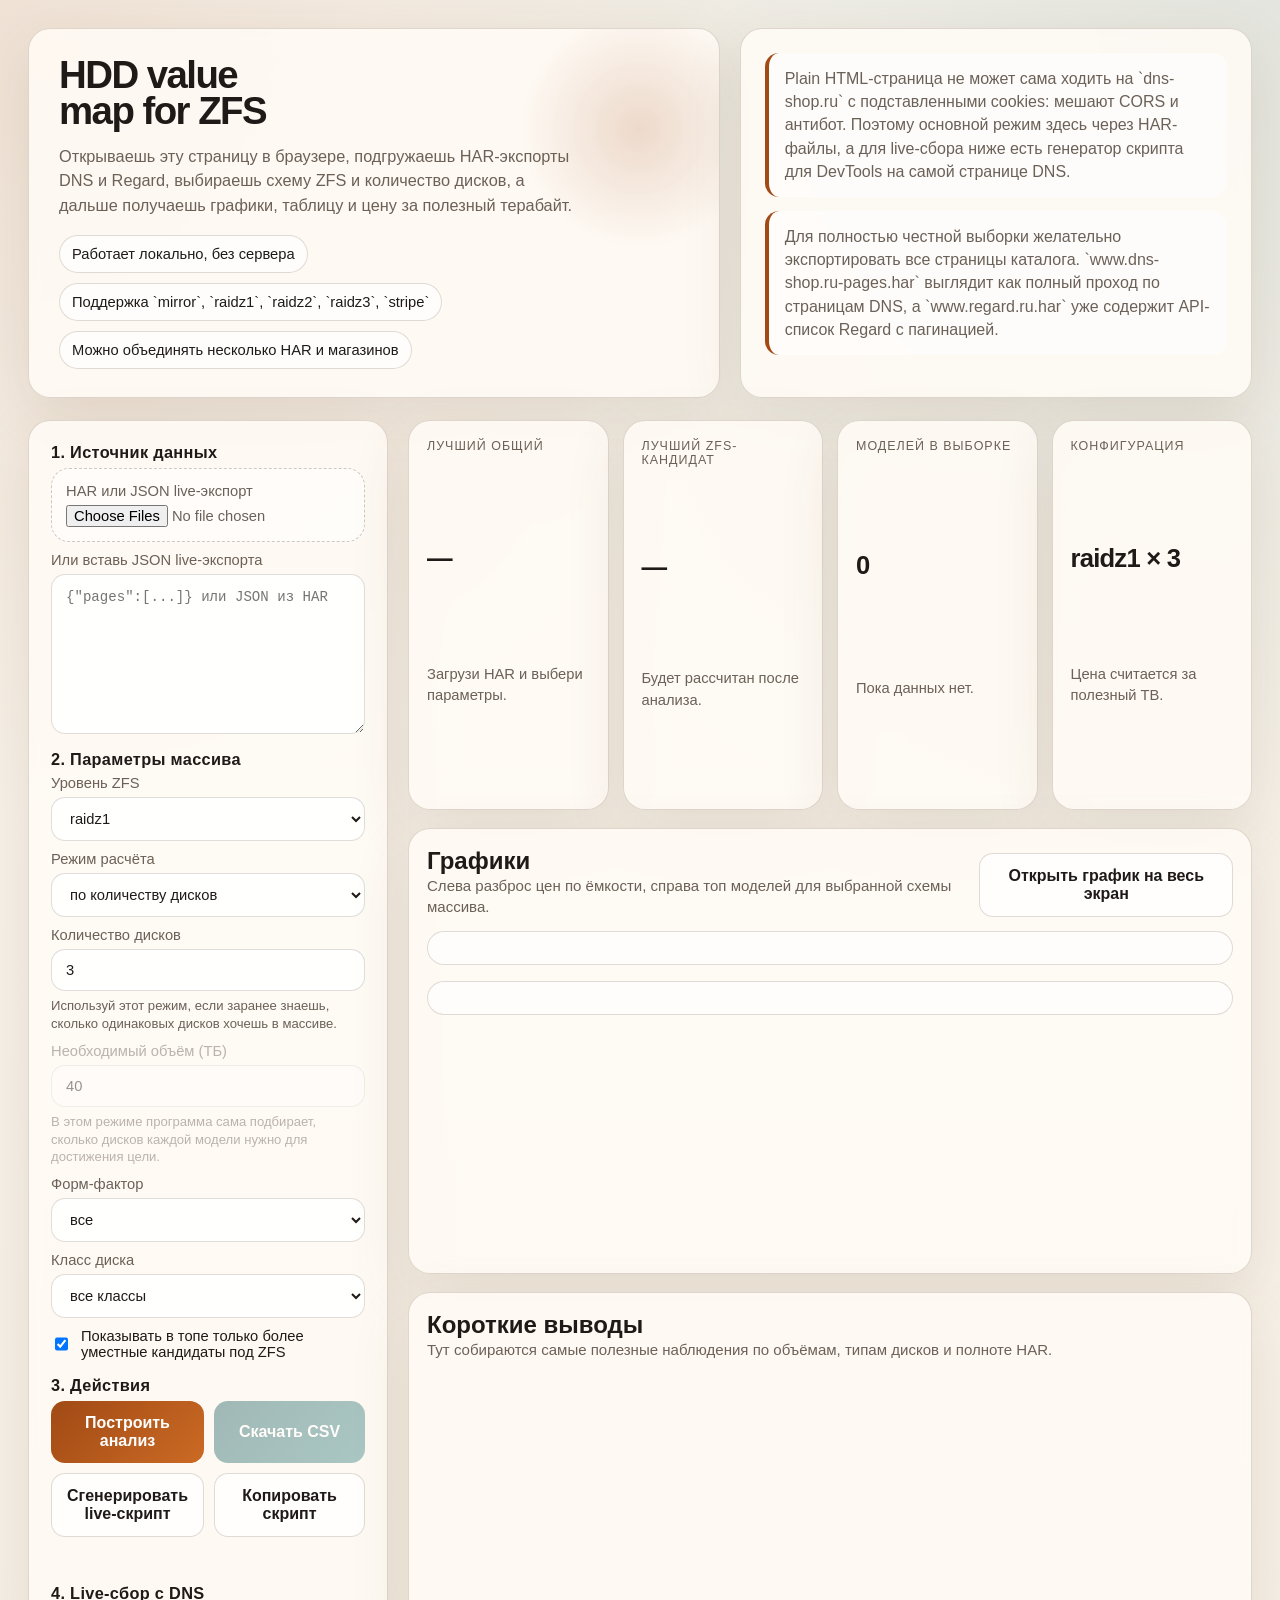
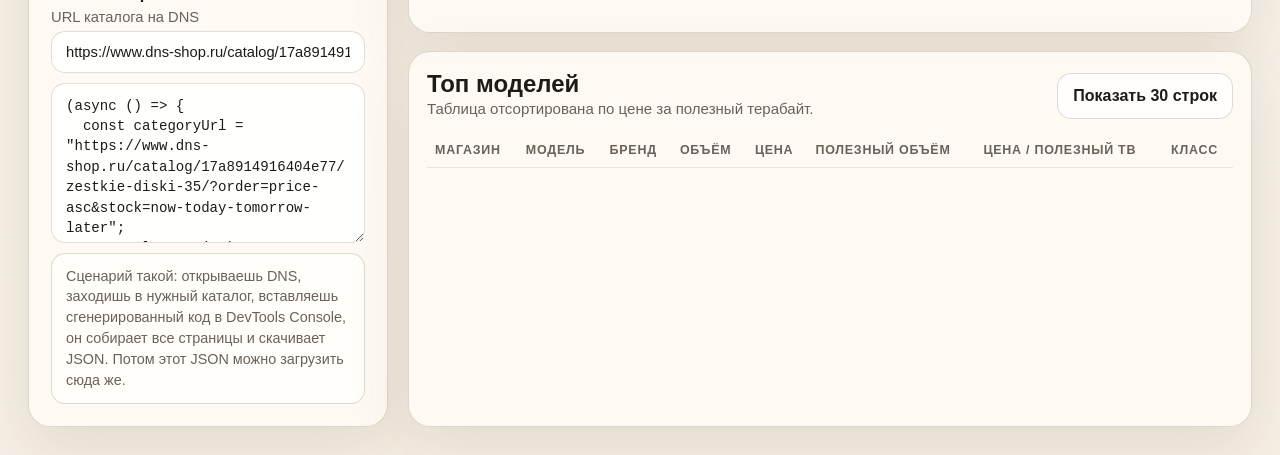
<file: index.html>
<!DOCTYPE html>
<html lang="ru">
<head>
  <meta charset="UTF-8">
  <meta name="viewport" content="width=device-width, initial-scale=1.0">
  <meta name="description" content="Статический инструмент для анализа HDD-предложений и подбора конфигураций ZFS по данным HAR и JSON.">
  <title>HDD + ZFS Analyzer</title>
  <link rel="stylesheet" href="./styles.css">
</head>
<body>
  <div class="shell">
    <section class="hero">
      <div class="panel hero-main">
        <h1>HDD value map for ZFS</h1>
        <p class="lede">
          Открываешь эту страницу в браузере, подгружаешь HAR-экспорты DNS и Regard,
          выбираешь схему ZFS и количество дисков, а дальше получаешь графики, таблицу и цену за полезный терабайт.
        </p>
        <div class="chip-row">
          <div class="chip">Работает локально, без сервера</div>
          <div class="chip">Поддержка `mirror`, `raidz1`, `raidz2`, `raidz3`, `stripe`</div>
          <div class="chip">Можно объединять несколько HAR и магазинов</div>
        </div>
      </div>

      <div class="panel hero-side">
        <div class="note">
          Plain HTML-страница не может сама ходить на `dns-shop.ru` с подставленными cookies: мешают CORS и антибот.
          Поэтому основной режим здесь через HAR-файлы, а для live-сбора ниже есть генератор скрипта для DevTools на самой странице DNS.
        </div>
        <div class="note">
          Для полностью честной выборки желательно экспортировать все страницы каталога.
          `www.dns-shop.ru-pages.har` выглядит как полный проход по страницам DNS, а `www.regard.ru.har`
          уже содержит API-список Regard с пагинацией.
        </div>
      </div>
    </section>

    <section class="layout">
      <aside class="panel controls">
        <div>
          <h2 class="section-title">1. Источник данных</h2>
          <div class="stack">
            <div class="filebox">
              <label>
                HAR или JSON live-экспорт
                <input id="fileInput" type="file" multiple accept=".har,.json,application/json">
              </label>
            </div>
            <label>
              Или вставь JSON live-экспорта
              <textarea id="pasteInput" placeholder='{"pages":[...]} или JSON из HAR'></textarea>
            </label>
          </div>
        </div>

        <div>
          <h2 class="section-title">2. Параметры массива</h2>
          <div class="stack">
            <label>
              Уровень ZFS
              <select id="zfsLevel">
                <option value="raidz1">raidz1</option>
                <option value="raidz2">raidz2</option>
                <option value="raidz3">raidz3</option>
                <option value="mirror">mirror</option>
                <option value="stripe">stripe</option>
              </select>
            </label>
            <label>
              Режим расчёта
              <select id="calcMode">
                <option value="disk_count">по количеству дисков</option>
                <option value="target_usable">подобрать до нужного объёма</option>
              </select>
            </label>
            <label id="diskCountGroup">
              Количество дисков
              <input id="diskCount" type="number" min="2" step="1" value="3">
              <span class="input-hint">Используй этот режим, если заранее знаешь, сколько одинаковых дисков хочешь в массиве.</span>
            </label>
            <label id="targetUsableGroup" class="input-disabled">
              Необходимый объём (ТБ)
              <input id="targetUsableTb" type="number" min="0" step="1" value="40">
              <span class="input-hint">В этом режиме программа сама подбирает, сколько дисков каждой модели нужно для достижения цели.</span>
            </label>
            <label>
              Форм-фактор
              <select id="formFactor">
                <option value="all">все</option>
                <option value="3.5">только 3.5"</option>
                <option value="2.5">только 2.5"</option>
              </select>
            </label>
            <label>
              Класс диска
              <select id="classFilter">
                <option value="all">все классы</option>
                <option value="nas_or_raid">NAS / RAID</option>
                <option value="enterprise">Enterprise / дата-центр</option>
                <option value="surveillance">Видеонаблюдение</option>
                <option value="desktop">Обычный настольный</option>
                <option value="other">Не определено</option>
              </select>
            </label>
            <label class="checkbox">
              <input id="candidatesOnly" type="checkbox" checked>
              <span>Показывать в топе только более уместные кандидаты под ZFS</span>
            </label>
          </div>
        </div>

        <div>
          <h2 class="section-title">3. Действия</h2>
          <div class="actions">
            <button id="analyzeBtn" class="primary">Построить анализ</button>
            <button id="downloadBtn" class="secondary" disabled>Скачать CSV</button>
            <button id="buildScriptBtn" class="ghost">Сгенерировать live-скрипт</button>
            <button id="copyScriptBtn" class="ghost">Копировать скрипт</button>
          </div>
          <div id="status" class="status" style="margin-top:10px;"></div>
        </div>

        <div>
          <h2 class="section-title">4. Live-сбор с DNS</h2>
          <div class="stack">
            <label>
              URL каталога на DNS
              <input id="categoryUrl" type="text" value="https://www.dns-shop.ru/catalog/17a8914916404e77/zestkie-diski-35/?order=price-asc&stock=now-today-tomorrow-later">
            </label>
            <textarea id="scriptOutput" placeholder="Здесь появится JS-скрипт для запуска в DevTools на странице DNS."></textarea>
            <div class="muted-box">
              Сценарий такой: открываешь DNS, заходишь в нужный каталог, вставляешь сгенерированный код в DevTools Console,
              он собирает все страницы и скачивает JSON. Потом этот JSON можно загрузить сюда же.
            </div>
          </div>
        </div>
      </aside>

      <main class="results">
        <section class="cards">
          <div class="panel card">
            <div class="eyebrow">Лучший общий</div>
            <div id="bestOverall" class="big-number">—</div>
            <div id="bestOverallMeta" class="subtle">Загрузи HAR и выбери параметры.</div>
          </div>
          <div class="panel card">
            <div class="eyebrow">Лучший ZFS-кандидат</div>
            <div id="bestCandidate" class="big-number">—</div>
            <div id="bestCandidateMeta" class="subtle">Будет рассчитан после анализа.</div>
          </div>
          <div class="panel card">
            <div class="eyebrow">Моделей в выборке</div>
            <div id="modelCount" class="big-number">0</div>
            <div id="coverageMeta" class="subtle">Пока данных нет.</div>
          </div>
          <div class="panel card">
            <div class="eyebrow">Конфигурация</div>
            <div id="configView" class="big-number">raidz1 × 3</div>
            <div id="configMeta" class="subtle">Цена считается за полезный TB.</div>
          </div>
        </section>

        <section class="panel chart-panel">
          <div class="panel-head">
            <div>
              <h2>Графики</h2>
              <p>Слева разброс цен по ёмкости, справа топ моделей для выбранной схемы массива.</p>
            </div>
            <div class="small-actions">
              <button id="openScatterModalBtn" class="ghost">Открыть график на весь экран</button>
            </div>
          </div>
          <div class="chart-grid">
            <div class="chart-box"><div id="scatterChart"></div></div>
            <div class="chart-box"><div id="barChart"></div></div>
          </div>
        </section>

        <section class="panel summary-panel">
          <div class="panel-head">
            <div>
              <h2>Короткие выводы</h2>
              <p>Тут собираются самые полезные наблюдения по объёмам, типам дисков и полноте HAR.</p>
            </div>
          </div>
          <div id="summaryList" class="summary-list"></div>
        </section>

        <section class="panel table-panel">
          <div class="panel-head">
            <div>
              <h2>Топ моделей</h2>
              <p>Таблица отсортирована по цене за полезный терабайт.</p>
            </div>
            <div class="small-actions">
              <button id="showAllBtn" class="ghost">Показать 30 строк</button>
            </div>
          </div>
          <div style="overflow:auto;">
            <table>
              <thead>
                <tr>
                  <th>Магазин</th>
                  <th>Модель</th>
                  <th>Бренд</th>
                  <th>Объём</th>
                  <th>Цена</th>
                  <th>Полезный объём</th>
                  <th>Цена / полезный TB</th>
                  <th>Класс</th>
                </tr>
              </thead>
              <tbody id="resultsTable"></tbody>
            </table>
          </div>
        </section>
      </main>
    </section>
  </div>

  <div id="chartModal" class="chart-modal" aria-hidden="true">
    <div class="chart-modal-panel">
      <div class="chart-modal-head">
        <div>
          <h2>Scatter-график цены за полезный TB</h2>
          <p class="subtle">Колесо мыши масштабирует, перетаскивание двигает область просмотра.</p>
        </div>
        <div class="small-actions">
          <button id="resetScatterZoomBtn" class="ghost">Сбросить вид</button>
          <button id="closeScatterModalBtn" class="ghost">Закрыть</button>
        </div>
      </div>
      <div class="chart-modal-body">
        <div id="scatterModalStage" class="chart-stage"></div>
      </div>
      <div class="chart-modal-foot">
        <span>Подсказка: лучше зумить сначала по нужной ёмкости, потом панорамировать по облаку точек.</span>
      </div>
    </div>
  </div>

  <div id="scatterTooltip" class="scatter-tooltip"></div>

  <script src="./app.js" defer></script>
</body>
</html>
</file>
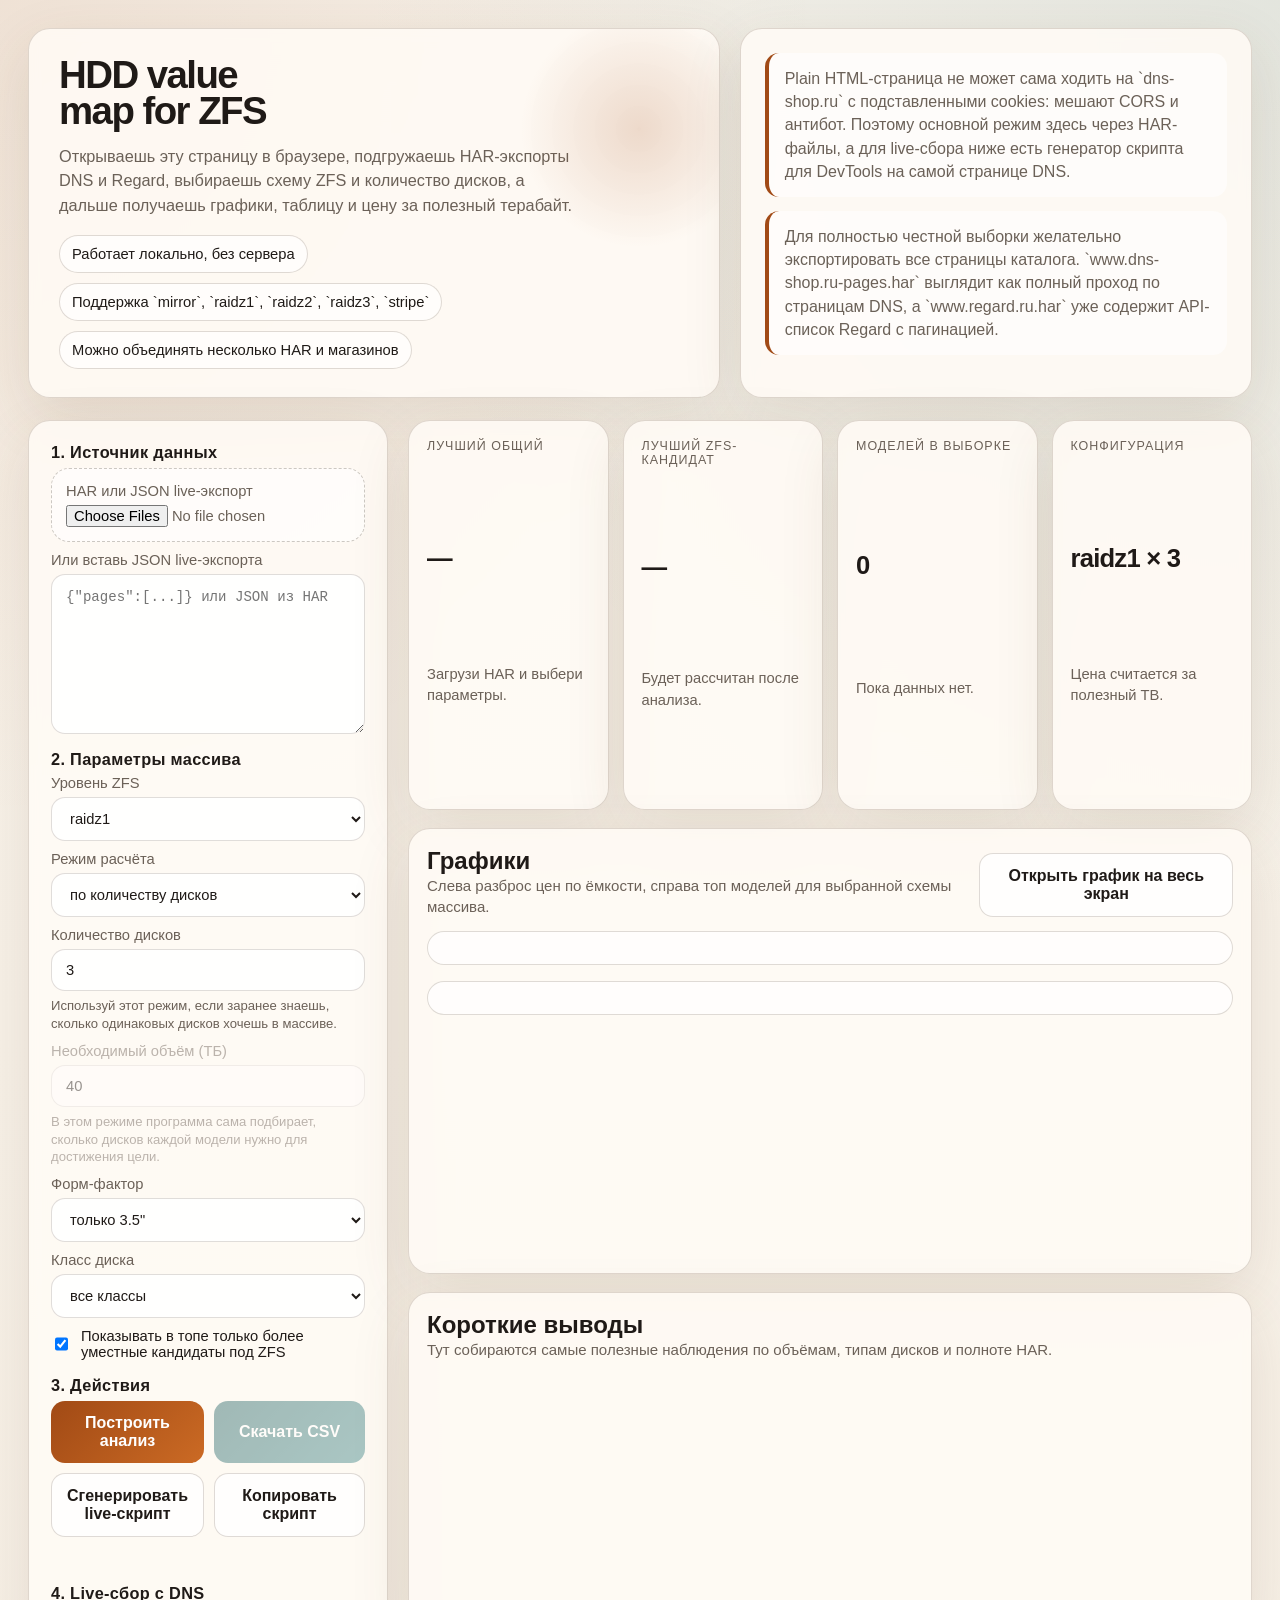
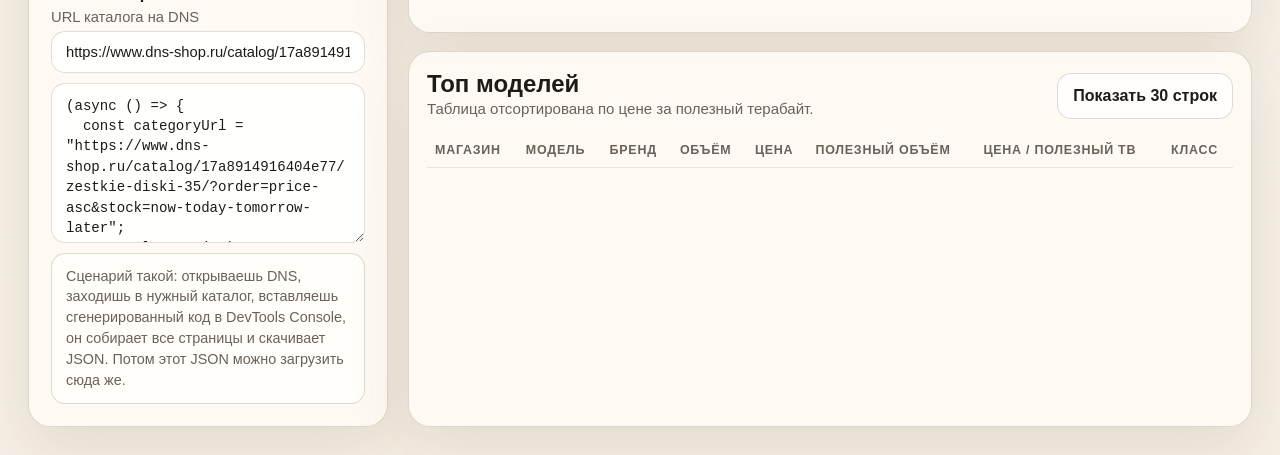
<file: snapshot/dns_zfs_tool_original.html>
<!DOCTYPE html>
<html lang="ru">
<head>
  <meta charset="UTF-8">
  <meta name="viewport" content="width=device-width, initial-scale=1.0">
  <title>HDD + ZFS Analyzer</title>
  <style>
    :root {
      --bg: #f6efe5;
      --bg-accent: #efe2ce;
      --panel: rgba(255, 251, 245, 0.88);
      --ink: #1f1a17;
      --muted: #6b6158;
      --line: rgba(77, 56, 36, 0.18);
      --brand: #a14a15;
      --brand-2: #2d6a6a;
      --good: #1a7f37;
      --warn: #9b5d00;
      --bad: #a61b1b;
      --shadow: 0 20px 60px rgba(95, 65, 34, 0.12);
      --radius: 22px;
    }

    * { box-sizing: border-box; }

    body {
      margin: 0;
      font-family: "Trebuchet MS", "Segoe UI", sans-serif;
      color: var(--ink);
      background:
        radial-gradient(circle at top left, rgba(161, 74, 21, 0.10), transparent 34%),
        radial-gradient(circle at top right, rgba(45, 106, 106, 0.10), transparent 38%),
        linear-gradient(180deg, #f8f3eb 0%, var(--bg) 100%);
      min-height: 100vh;
    }

    .shell {
      max-width: 1380px;
      margin: 0 auto;
      padding: 28px;
    }

    .hero {
      display: grid;
      grid-template-columns: 1.35fr 1fr;
      gap: 20px;
      margin-bottom: 22px;
    }

    .panel {
      background: var(--panel);
      border: 1px solid var(--line);
      border-radius: var(--radius);
      box-shadow: var(--shadow);
      backdrop-filter: blur(6px);
    }

    .hero-main {
      padding: 28px 30px;
      position: relative;
      overflow: hidden;
    }

    .hero-main::after {
      content: "";
      position: absolute;
      right: -40px;
      top: -20px;
      width: 240px;
      height: 240px;
      border-radius: 50%;
      background: radial-gradient(circle, rgba(161, 74, 21, 0.18), transparent 70%);
    }

    h1, h2, h3, p { margin: 0; }

    h1 {
      font-size: clamp(2rem, 3vw, 3.2rem);
      line-height: 0.95;
      letter-spacing: -0.04em;
      max-width: 11ch;
      margin-bottom: 14px;
    }

    .lede {
      max-width: 58ch;
      color: var(--muted);
      font-size: 1.02rem;
      line-height: 1.5;
      margin-bottom: 18px;
    }

    .chip-row {
      display: flex;
      gap: 10px;
      flex-wrap: wrap;
    }

    .chip {
      padding: 10px 12px;
      border-radius: 999px;
      border: 1px solid var(--line);
      background: rgba(255,255,255,0.62);
      font-size: 0.92rem;
    }

    .hero-side {
      padding: 24px;
      display: grid;
      gap: 14px;
      align-content: start;
    }

    .note {
      border-left: 4px solid var(--brand);
      background: rgba(255,255,255,0.56);
      padding: 14px 16px;
      border-radius: 14px;
      color: var(--muted);
      line-height: 1.45;
    }

    .layout {
      display: grid;
      grid-template-columns: 360px minmax(0, 1fr);
      gap: 20px;
    }

    .controls {
      padding: 22px;
      display: grid;
      gap: 16px;
      align-content: start;
      position: sticky;
      top: 18px;
    }

    .section-title {
      font-size: 1.02rem;
      letter-spacing: 0.02em;
      margin-bottom: 6px;
    }

    .stack {
      display: grid;
      gap: 10px;
    }

    label {
      display: grid;
      gap: 6px;
      font-size: 0.92rem;
      color: var(--muted);
    }

    input, select, textarea, button {
      font: inherit;
    }

    input[type="number"],
    input[type="text"],
    select,
    textarea {
      width: 100%;
      border: 1px solid rgba(61, 46, 31, 0.16);
      background: rgba(255,255,255,0.84);
      border-radius: 14px;
      padding: 12px 14px;
      color: var(--ink);
    }

    textarea {
      min-height: 160px;
      resize: vertical;
      font-family: Consolas, "Courier New", monospace;
      font-size: 0.88rem;
      line-height: 1.45;
    }

    .filebox {
      border: 1.5px dashed rgba(61, 46, 31, 0.26);
      border-radius: 18px;
      background: rgba(255,255,255,0.58);
      padding: 14px;
    }

    .filebox input[type="file"] {
      width: 100%;
    }

    .checkbox {
      display: flex;
      gap: 10px;
      align-items: center;
      color: var(--ink);
    }

    .checkbox input {
      width: 18px;
      height: 18px;
    }

    .input-disabled {
      opacity: 0.46;
    }

    .input-hint {
      font-size: 0.82rem;
      color: var(--muted);
      line-height: 1.35;
    }

    .actions {
      display: grid;
      grid-template-columns: 1fr 1fr;
      gap: 10px;
    }

    button {
      border: 0;
      border-radius: 14px;
      padding: 13px 15px;
      font-weight: 700;
      cursor: pointer;
      transition: transform 120ms ease, opacity 120ms ease;
    }

    button:hover { transform: translateY(-1px); }
    button:disabled { opacity: 0.45; cursor: not-allowed; transform: none; }

    .primary {
      background: linear-gradient(135deg, var(--brand), #cb6a24);
      color: white;
    }

    .secondary {
      background: linear-gradient(135deg, var(--brand-2), #438989);
      color: white;
    }

    .ghost {
      background: rgba(255,255,255,0.8);
      color: var(--ink);
      border: 1px solid var(--line);
    }

    .results {
      display: grid;
      gap: 18px;
    }

    .cards {
      display: grid;
      grid-template-columns: repeat(4, minmax(0, 1fr));
      gap: 14px;
    }

    .card {
      padding: 18px;
      display: grid;
      gap: 6px;
    }

    .eyebrow {
      font-size: 0.78rem;
      text-transform: uppercase;
      letter-spacing: 0.08em;
      color: var(--muted);
    }

    .big-number {
      font-size: clamp(1.45rem, 2vw, 2rem);
      font-weight: 700;
      letter-spacing: -0.03em;
    }

    .subtle {
      color: var(--muted);
      font-size: 0.92rem;
      line-height: 1.45;
    }

    .chart-panel, .table-panel, .summary-panel {
      padding: 18px;
    }

    .panel-head {
      display: flex;
      justify-content: space-between;
      gap: 12px;
      align-items: end;
      margin-bottom: 14px;
    }

    .panel-head p {
      color: var(--muted);
      font-size: 0.94rem;
      line-height: 1.4;
    }

    .chart-grid {
      display: grid;
      grid-template-columns: 1fr;
      gap: 16px;
    }

    .chart-box {
      border-radius: 18px;
      border: 1px solid var(--line);
      background: rgba(255,255,255,0.72);
      padding: 16px;
      overflow: visible;
    }

    .chart-box svg {
      display: block;
      width: 100%;
      height: auto;
    }

    .chart-toolbar {
      display: flex;
      justify-content: flex-end;
      gap: 10px;
      margin-bottom: 10px;
    }

    .chart-modal {
      position: fixed;
      inset: 0;
      display: none;
      align-items: center;
      justify-content: center;
      padding: 20px;
      background: rgba(18, 15, 12, 0.78);
      z-index: 1000;
    }

    .chart-modal.is-open {
      display: flex;
    }

    .chart-modal-panel {
      width: min(96vw, 1800px);
      height: min(94vh, 1100px);
      background: rgba(255, 251, 245, 0.98);
      border: 1px solid var(--line);
      border-radius: 26px;
      box-shadow: 0 30px 100px rgba(0, 0, 0, 0.28);
      display: grid;
      grid-template-rows: auto 1fr auto;
      overflow: hidden;
    }

    .chart-modal-head,
    .chart-modal-foot {
      display: flex;
      justify-content: space-between;
      align-items: center;
      gap: 12px;
      padding: 16px 20px;
      border-bottom: 1px solid var(--line);
    }

    .chart-modal-foot {
      border-bottom: 0;
      border-top: 1px solid var(--line);
      color: var(--muted);
      font-size: 0.92rem;
    }

    .chart-modal-body {
      overflow: hidden;
      background: linear-gradient(180deg, rgba(255,255,255,0.86), rgba(244,236,226,0.86));
      padding: 12px;
    }

    .chart-stage {
      width: 100%;
      height: 100%;
      overflow: hidden;
      border-radius: 18px;
      border: 1px solid var(--line);
      background: rgba(255,255,255,0.82);
      cursor: grab;
      touch-action: none;
    }

    .chart-stage.is-dragging {
      cursor: grabbing;
    }

    .chart-stage svg {
      width: 100%;
      height: 100%;
      display: block;
      user-select: none;
    }

    .scatter-tooltip {
      position: fixed;
      z-index: 1200;
      max-width: 360px;
      pointer-events: none;
      padding: 10px 12px;
      border-radius: 14px;
      border: 1px solid rgba(48, 35, 23, 0.18);
      background: rgba(255, 251, 245, 0.97);
      box-shadow: 0 12px 36px rgba(40, 27, 15, 0.18);
      color: var(--ink);
      font-size: 0.9rem;
      line-height: 1.4;
      display: none;
    }

    .scatter-tooltip strong {
      display: block;
      margin-bottom: 4px;
    }

    .product-link {
      color: var(--ink);
      text-decoration: none;
      border-bottom: 1px solid rgba(161, 74, 21, 0.25);
    }

    .product-link:hover {
      color: var(--brand);
      border-bottom-color: var(--brand);
    }

    .summary-list {
      display: grid;
      gap: 10px;
    }

    .summary-item {
      padding: 13px 14px;
      border-radius: 14px;
      background: rgba(255,255,255,0.72);
      border: 1px solid var(--line);
    }

    table {
      width: 100%;
      border-collapse: collapse;
      font-size: 0.93rem;
    }

    th, td {
      padding: 10px 8px;
      border-bottom: 1px solid rgba(61, 46, 31, 0.10);
      text-align: left;
      vertical-align: top;
    }

    th {
      font-size: 0.78rem;
      text-transform: uppercase;
      letter-spacing: 0.06em;
      color: var(--muted);
    }

    .tag {
      display: inline-block;
      padding: 4px 8px;
      border-radius: 999px;
      background: rgba(161, 74, 21, 0.10);
      color: var(--brand);
      font-size: 0.76rem;
      font-weight: 700;
      margin-right: 6px;
      margin-top: 4px;
    }

    .muted-box {
      padding: 12px 14px;
      border-radius: 14px;
      background: rgba(255,255,255,0.62);
      color: var(--muted);
      border: 1px solid var(--line);
      line-height: 1.45;
      font-size: 0.9rem;
    }

    .status {
      font-size: 0.92rem;
      color: var(--muted);
      min-height: 1.4em;
    }

    .footer-row {
      display: flex;
      justify-content: space-between;
      gap: 12px;
      align-items: center;
      flex-wrap: wrap;
    }

    .small-actions {
      display: flex;
      gap: 10px;
      flex-wrap: wrap;
    }

    @media (max-width: 1120px) {
      .hero, .layout, .chart-grid, .cards { grid-template-columns: 1fr; }
      .controls { position: static; }
    }
  </style>
</head>
<body>
  <div class="shell">
    <section class="hero">
      <div class="panel hero-main">
        <h1>HDD value map for ZFS</h1>
        <p class="lede">
          Открываешь эту страницу в браузере, подгружаешь HAR-экспорты DNS и Regard,
          выбираешь схему ZFS и количество дисков, а дальше получаешь графики, таблицу и цену за полезный терабайт.
        </p>
        <div class="chip-row">
          <div class="chip">Работает локально, без сервера</div>
          <div class="chip">Поддержка `mirror`, `raidz1`, `raidz2`, `raidz3`, `stripe`</div>
          <div class="chip">Можно объединять несколько HAR и магазинов</div>
        </div>
      </div>

      <div class="panel hero-side">
        <div class="note">
          Plain HTML-страница не может сама ходить на `dns-shop.ru` с подставленными cookies: мешают CORS и антибот.
          Поэтому основной режим здесь через HAR-файлы, а для live-сбора ниже есть генератор скрипта для DevTools на самой странице DNS.
        </div>
        <div class="note">
          Для полностью честной выборки желательно экспортировать все страницы каталога.
          `www.dns-shop.ru-pages.har` выглядит как полный проход по страницам DNS, а `www.regard.ru.har`
          уже содержит API-список Regard с пагинацией.
        </div>
      </div>
    </section>

    <section class="layout">
      <aside class="panel controls">
        <div>
          <h2 class="section-title">1. Источник данных</h2>
          <div class="stack">
            <div class="filebox">
              <label>
                HAR или JSON live-экспорт
                <input id="fileInput" type="file" multiple accept=".har,.json,application/json">
              </label>
            </div>
            <label>
              Или вставь JSON live-экспорта
              <textarea id="pasteInput" placeholder='{"pages":[...]} или JSON из HAR'></textarea>
            </label>
          </div>
        </div>

        <div>
          <h2 class="section-title">2. Параметры массива</h2>
          <div class="stack">
            <label>
              Уровень ZFS
              <select id="zfsLevel">
                <option value="raidz1">raidz1</option>
                <option value="raidz2">raidz2</option>
                <option value="raidz3">raidz3</option>
                <option value="mirror">mirror</option>
                <option value="stripe">stripe</option>
              </select>
            </label>
            <label>
              Режим расчёта
              <select id="calcMode">
                <option value="disk_count">по количеству дисков</option>
                <option value="target_usable">подобрать до нужного объёма</option>
              </select>
            </label>
            <label id="diskCountGroup">
              Количество дисков
              <input id="diskCount" type="number" min="2" step="1" value="3">
              <span class="input-hint">Используй этот режим, если заранее знаешь, сколько одинаковых дисков хочешь в массиве.</span>
            </label>
            <label id="targetUsableGroup" class="input-disabled">
              Необходимый объём (ТБ)
              <input id="targetUsableTb" type="number" min="0" step="1" value="40">
              <span class="input-hint">В этом режиме программа сама подбирает, сколько дисков каждой модели нужно для достижения цели.</span>
            </label>
            <label>
              Форм-фактор
              <select id="formFactor">
                <option value="3.5">только 3.5"</option>
                <option value="2.5">только 2.5"</option>
                <option value="all">все</option>
              </select>
            </label>
            <label>
              Класс диска
              <select id="classFilter">
                <option value="all">все классы</option>
                <option value="nas_or_raid">NAS / RAID</option>
                <option value="enterprise">Enterprise / дата-центр</option>
                <option value="surveillance">Видеонаблюдение</option>
                <option value="desktop">Обычный настольный</option>
                <option value="other">Не определено</option>
              </select>
            </label>
            <label class="checkbox">
              <input id="candidatesOnly" type="checkbox" checked>
              <span>Показывать в топе только более уместные кандидаты под ZFS</span>
            </label>
          </div>
        </div>

        <div>
          <h2 class="section-title">3. Действия</h2>
          <div class="actions">
            <button id="analyzeBtn" class="primary">Построить анализ</button>
            <button id="downloadBtn" class="secondary" disabled>Скачать CSV</button>
            <button id="buildScriptBtn" class="ghost">Сгенерировать live-скрипт</button>
            <button id="copyScriptBtn" class="ghost">Копировать скрипт</button>
          </div>
          <div id="status" class="status" style="margin-top:10px;"></div>
        </div>

        <div>
          <h2 class="section-title">4. Live-сбор с DNS</h2>
          <div class="stack">
            <label>
              URL каталога на DNS
              <input id="categoryUrl" type="text" value="https://www.dns-shop.ru/catalog/17a8914916404e77/zestkie-diski-35/?order=price-asc&stock=now-today-tomorrow-later">
            </label>
            <textarea id="scriptOutput" placeholder="Здесь появится JS-скрипт для запуска в DevTools на странице DNS."></textarea>
            <div class="muted-box">
              Сценарий такой: открываешь DNS, заходишь в нужный каталог, вставляешь сгенерированный код в DevTools Console,
              он собирает все страницы и скачивает JSON. Потом этот JSON можно загрузить сюда же.
            </div>
          </div>
        </div>
      </aside>

      <main class="results">
        <section class="cards">
          <div class="panel card">
            <div class="eyebrow">Лучший общий</div>
            <div id="bestOverall" class="big-number">—</div>
            <div id="bestOverallMeta" class="subtle">Загрузи HAR и выбери параметры.</div>
          </div>
          <div class="panel card">
            <div class="eyebrow">Лучший ZFS-кандидат</div>
            <div id="bestCandidate" class="big-number">—</div>
            <div id="bestCandidateMeta" class="subtle">Будет рассчитан после анализа.</div>
          </div>
          <div class="panel card">
            <div class="eyebrow">Моделей в выборке</div>
            <div id="modelCount" class="big-number">0</div>
            <div id="coverageMeta" class="subtle">Пока данных нет.</div>
          </div>
          <div class="panel card">
            <div class="eyebrow">Конфигурация</div>
            <div id="configView" class="big-number">raidz1 × 3</div>
            <div id="configMeta" class="subtle">Цена считается за полезный TB.</div>
          </div>
        </section>

        <section class="panel chart-panel">
          <div class="panel-head">
            <div>
              <h2>Графики</h2>
              <p>Слева разброс цен по ёмкости, справа топ моделей для выбранной схемы массива.</p>
            </div>
            <div class="small-actions">
              <button id="openScatterModalBtn" class="ghost">Открыть график на весь экран</button>
            </div>
          </div>
          <div class="chart-grid">
            <div class="chart-box"><div id="scatterChart"></div></div>
            <div class="chart-box"><div id="barChart"></div></div>
          </div>
        </section>

        <section class="panel summary-panel">
          <div class="panel-head">
            <div>
              <h2>Короткие выводы</h2>
              <p>Тут собираются самые полезные наблюдения по объёмам, типам дисков и полноте HAR.</p>
            </div>
          </div>
          <div id="summaryList" class="summary-list"></div>
        </section>

        <section class="panel table-panel">
          <div class="panel-head">
            <div>
              <h2>Топ моделей</h2>
              <p>Таблица отсортирована по цене за полезный терабайт.</p>
            </div>
            <div class="small-actions">
              <button id="showAllBtn" class="ghost">Показать 30 строк</button>
            </div>
          </div>
          <div style="overflow:auto;">
            <table>
              <thead>
                <tr>
                  <th>Магазин</th>
                  <th>Модель</th>
                  <th>Бренд</th>
                  <th>Объём</th>
                  <th>Цена</th>
                  <th>Полезный объём</th>
                  <th>Цена / полезный TB</th>
                  <th>Класс</th>
                </tr>
              </thead>
              <tbody id="resultsTable"></tbody>
            </table>
          </div>
        </section>
      </main>
    </section>
  </div>

  <div id="chartModal" class="chart-modal" aria-hidden="true">
    <div class="chart-modal-panel">
      <div class="chart-modal-head">
        <div>
          <h2>Scatter-график цены за полезный TB</h2>
          <p class="subtle">Колесо мыши масштабирует, перетаскивание двигает область просмотра.</p>
        </div>
        <div class="small-actions">
          <button id="resetScatterZoomBtn" class="ghost">Сбросить вид</button>
          <button id="closeScatterModalBtn" class="ghost">Закрыть</button>
        </div>
      </div>
      <div class="chart-modal-body">
        <div id="scatterModalStage" class="chart-stage"></div>
      </div>
      <div class="chart-modal-foot">
        <span>Подсказка: лучше зумить сначала по нужной ёмкости, потом панорамировать по облаку точек.</span>
      </div>
    </div>
  </div>

  <div id="scatterTooltip" class="scatter-tooltip"></div>

  <script>
    const state = {
      currentRows: [],
      currentMeta: null,
      tableLimit: 15,
      displayRows: [],
      lastScatterRows: [],
      scatterPanZoom: null,
    };

    const ui = {
      fileInput: document.getElementById("fileInput"),
      pasteInput: document.getElementById("pasteInput"),
      calcMode: document.getElementById("calcMode"),
      diskCountGroup: document.getElementById("diskCountGroup"),
      zfsLevel: document.getElementById("zfsLevel"),
      diskCount: document.getElementById("diskCount"),
      targetUsableGroup: document.getElementById("targetUsableGroup"),
      targetUsableTb: document.getElementById("targetUsableTb"),
      formFactor: document.getElementById("formFactor"),
      classFilter: document.getElementById("classFilter"),
      candidatesOnly: document.getElementById("candidatesOnly"),
      analyzeBtn: document.getElementById("analyzeBtn"),
      downloadBtn: document.getElementById("downloadBtn"),
      buildScriptBtn: document.getElementById("buildScriptBtn"),
      copyScriptBtn: document.getElementById("copyScriptBtn"),
      categoryUrl: document.getElementById("categoryUrl"),
      scriptOutput: document.getElementById("scriptOutput"),
      status: document.getElementById("status"),
      bestOverall: document.getElementById("bestOverall"),
      bestOverallMeta: document.getElementById("bestOverallMeta"),
      bestCandidate: document.getElementById("bestCandidate"),
      bestCandidateMeta: document.getElementById("bestCandidateMeta"),
      modelCount: document.getElementById("modelCount"),
      coverageMeta: document.getElementById("coverageMeta"),
      configView: document.getElementById("configView"),
      configMeta: document.getElementById("configMeta"),
      scatterChart: document.getElementById("scatterChart"),
      barChart: document.getElementById("barChart"),
      summaryList: document.getElementById("summaryList"),
      resultsTable: document.getElementById("resultsTable"),
      showAllBtn: document.getElementById("showAllBtn"),
      openScatterModalBtn: document.getElementById("openScatterModalBtn"),
      chartModal: document.getElementById("chartModal"),
      scatterModalStage: document.getElementById("scatterModalStage"),
      closeScatterModalBtn: document.getElementById("closeScatterModalBtn"),
      resetScatterZoomBtn: document.getElementById("resetScatterZoomBtn"),
      scatterTooltip: document.getElementById("scatterTooltip"),
    };

    function setStatus(message, isError = false) {
      ui.status.textContent = message;
      ui.status.style.color = isError ? "var(--bad)" : "var(--muted)";
    }

    function cleanText(value = "") {
      return value.replace(/<[^>]+>/g, " ").replace(/\s+/g, " ").trim();
    }

    function parseCapacityTb(text) {
      const tb = text.match(/(\d+(?:[.,]\d+)?)\s*(?:ТБ|TB)/i);
      if (tb) return Number(tb[1].replace(",", "."));
      const gb = text.match(/(\d+(?:[.,]\d+)?)\s*(?:ГБ|GB)/i);
      if (gb) return Number(gb[1].replace(",", ".")) / 1000;
      return null;
    }

    function parseRpm(text) {
      const match = text.match(/(\d{4,5})\s*(?:об\/мин|rpm)/i);
      return match ? Number(match[1]) : null;
    }

    function parseFormFactor(text) {
      const match = text.match(/([23]\.5)\s*["”]/i);
      return match ? match[1] : "";
    }

    function classifyWorkload(row) {
      const text = [row.name, row.title, row.shortSpecs, row.serviceRating].join(" ").toLowerCase();

      if ([
        "exos",
        "ultrastar",
        "wd gold",
        "western digital gold",
        "gold enterprise",
        "wd dc",
        "dc ha340",
        "data center",
        "enterprise",
        " mg0",
        " mg1",
        "mg04",
        "mg09",
        "mg10",
        "mg11",
        "hat5310",
        "hat5320",
      ].some(token => text.includes(token))) {
        return "enterprise";
      }

      if ([
        "ironwolf",
        "red plus",
        "red pro",
        "wd red",
        "nas",
        "n300",
        "hat3300",
        "hat3310",
        "hat3320",
      ].some(token => text.includes(token))) {
        return "nas_or_raid";
      }

      if ([
        "skyhawk",
        "purple",
        "surveillance",
        "pipeline",
        "av-gp",
        "hikvision",
        "s300",
        "dt02-v",
        "dt02-vh",
        "video",
      ].some(token => text.includes(token))) {
        return "surveillance";
      }

      if ([
        "blue",
        "barracuda",
        "wd black",
        " black",
        "p300",
        "x300",
        "dt01",
        "dt02",
        "desktop",
        "pc",
      ].some(token => text.includes(token))) {
        return "desktop";
      }
      return "other";
    }

    function zfsFitNote(row) {
      const notes = [];
      if (row.workloadClass === "nas_or_raid" || row.workloadClass === "enterprise") notes.push("best-fit");
      else if (row.workloadClass === "surveillance") notes.push("acceptable-with-caveats");
      else if (row.workloadClass === "desktop") notes.push("not-ideal");
      else notes.push("needs-manual-check");

      if (row.rpm && row.rpm >= 7200) notes.push("faster");
      if (row.rpm && row.rpm <= 5400) notes.push("cooler/quieter");
      return notes.join(", ");
    }

    function getWorkloadClassLabel(workloadClass) {
      return ({
        nas_or_raid: "NAS / RAID",
        enterprise: "Enterprise / дата-центр",
        surveillance: "Видеонаблюдение",
        desktop: "Обычный настольный",
        other: "Не определено",
      })[workloadClass] || "Не определено";
    }

    function parseProductBlocks(fragment) {
      const blocks = fragment.match(/<div\s+id="p-[^"]+"[\s\S]*?(?=<div\s+id="p-[^"]+"|$)/g) || [];
      return blocks.map(block => {
        const get = (regex) => {
          const match = block.match(regex);
          return match ? cleanText(match[1]) : "";
        };

        const specs = {};
        for (const match of block.matchAll(/catalog-product__spec-label">\s*([^:]+):\s*<\/div><div class="catalog-product__spec-value"[^>]*title="([^"]+)"/gs)) {
          specs[cleanText(match[1])] = cleanText(match[2]);
        }

        const rawNameMatch = block.match(/class="catalog-product__name [^"]+"[^>]*title="([^"]+)"[^>]*>(.*?)<\/a>/s);
        const title = rawNameMatch ? cleanText(rawNameMatch[1]) : "";
        const name = rawNameMatch ? cleanText(rawNameMatch[2]) : "";
        const ratingMatch = block.match(/class="catalog-product__rating"[^>]*><i><\/i><b>([^<]+)<\/b><span>\|<\/span>([^<]+)<\/a>/s);

        return {
          productUuid: get(/data-product="([^"]+)"/),
          productCode: get(/data-code="([^"]+)"/),
          availStatus: get(/data-avail-status="([^"]+)"/),
          productHref: get(/class="catalog-product__name [^"]+" href="([^"]+)"/),
          name,
          title,
          shortSpecs: get(/class="catalog-product__short-specs">\[(.*?)\]<\/span>/s),
          rating: ratingMatch ? cleanText(ratingMatch[1]) : "",
          reviews: ratingMatch ? cleanText(ratingMatch[2]) : "",
          serviceRating: get(/class="catalog-product__service-rating"[^>]*>.*?<\/i>([^<]+)<\/a>/s),
          specCapacity: specs["Объем"] || "",
          specRpm: specs["Скорость вращения"] || "",
          specInterface: specs["Интерфейс"] || "",
        };
      });
    }

    function normalizeRows(productRows, pricesByUuid, store, defaultFormFactor = "") {
      const rows = [];
      for (const [uuid, row] of productRows.entries()) {
        const baseName = row.title || row.name || "";
        const capacityTb = parseCapacityTb(baseName);
        const price = pricesByUuid.get(uuid);
        if (!price || !capacityTb) continue;
        const parts = (row.name || "").split(/\s+/);
        const brand = parts.length > 4 ? parts[4] : "Unknown";
        const rpm = parseRpm([row.title, row.specRpm].join(" "));

        const normalized = {
          ...row,
          store,
          rowKey: `${store}:${uuid}`,
          brand,
          capacityTb,
          priceRub: price,
          rpm,
          formFactor: row.formFactor || parseFormFactor([row.title, row.shortSpecs].join(" ")) || defaultFormFactor,
        };
        normalized.workloadClass = classifyWorkload(normalized);
        normalized.zfsFitNote = zfsFitNote(normalized);
        rows.push(normalized);
      }
      return rows;
    }

    function parseHarPayload(data, fileName = "inline") {
      const entries = data?.log?.entries || [];
      const pricesByUuid = new Map();
      const productRows = new Map();
      const catalogUrls = new Set();
      const countMarkers = [];

      for (const entry of entries) {
        const url = entry?.request?.url || "";
        const mime = entry?.response?.content?.mimeType || "";
        let text = entry?.response?.content?.text || "";

        if (entry?.response?.content?.encoding === "base64") {
          try {
            text = decodeURIComponent(escape(atob(text)));
          } catch {
            text = atob(text);
          }
        }

        if (url.includes("/ajax-state/product-buy/")) {
          try {
            const payload = JSON.parse(text);
            for (const stateItem of payload?.data?.states || []) {
              const uuid = stateItem?.data?.id;
              const price = stateItem?.data?.price?.current;
              if (uuid && price) pricesByUuid.set(uuid, Number(price));
            }
          } catch (error) {
            console.warn("product-buy parse failed", error);
          }
        }

        if (url.includes("/catalog/17a8914916404e77/zestkie-diski-35/") && !url.includes("category-filters-new") && !url.includes("log-filters")) {
          catalogUrls.add(url);
          let fragment = text;
          try {
            const payload = JSON.parse(text);
            if (payload && payload.html) fragment = payload.html;
          } catch {}

          const countMatch = fragment.match(/(\d+)\s+товар/i);
          if (countMatch) countMarkers.push(Number(countMatch[1]));

          for (const row of parseProductBlocks(fragment)) {
            if (!row.productUuid) continue;
            productRows.set(row.productUuid, { ...(productRows.get(row.productUuid) || {}), ...row });
          }
        }
      }

      return {
        rows: normalizeRows(productRows, pricesByUuid, "DNS", "3.5"),
        meta: {
          fileName,
          store: "DNS",
          catalogUrlsSeen: catalogUrls.size,
          reportedCategorySize: countMarkers.length ? Math.max(...countMarkers) : null,
        }
      };
    }

    function parseCollectorPayload(data, fileName = "collector.json") {
      const pricesByUuid = new Map();
      const productRows = new Map();
      const countMarkers = [];
      const catalogUrls = new Set();

      for (const page of data?.pages || []) {
        const url = page.url || "";
        const html = page.html || "";
        const buy = page.productBuy || {};
        catalogUrls.add(url);

        const countMatch = html.match(/(\d+)\s+товар/i);
        if (countMatch) countMarkers.push(Number(countMatch[1]));

        for (const row of parseProductBlocks(html)) {
          if (!row.productUuid) continue;
          productRows.set(row.productUuid, { ...(productRows.get(row.productUuid) || {}), ...row });
        }

        for (const stateItem of buy?.data?.states || []) {
          const uuid = stateItem?.data?.id;
          const price = stateItem?.data?.price?.current;
          if (uuid && price) pricesByUuid.set(uuid, Number(price));
        }
      }

      return {
        rows: normalizeRows(productRows, pricesByUuid, "DNS", "3.5"),
        meta: {
          fileName,
          store: "DNS",
          catalogUrlsSeen: catalogUrls.size,
          reportedCategorySize: countMarkers.length ? Math.max(...countMarkers) : null,
        }
      };
    }

    function parseRegardHarPayload(data, fileName = "regard.har") {
      const itemsById = new Map();
      let reportedCategorySize = null;
      let apiCalls = 0;

      for (const entry of data?.log?.entries || []) {
        const url = entry?.request?.url || "";
        if (!url.includes("www.regard.ru/api/site/goods/list")) continue;

        apiCalls += 1;
        let text = entry?.response?.content?.text || "";
        if (entry?.response?.content?.encoding === "base64") {
          try {
            text = decodeURIComponent(escape(atob(text)));
          } catch {
            text = atob(text);
          }
        }

        try {
          const payload = JSON.parse(text);
          if (payload.recordsFiltered) {
            reportedCategorySize = Math.max(reportedCategorySize || 0, Number(payload.recordsFiltered));
          }
          for (const item of payload.data || []) {
            itemsById.set(item.id, item);
          }
        } catch (error) {
          console.warn("regard api parse failed", error);
        }
      }

      const rows = [...itemsById.values()].map(item => {
        const sourceText = [item.full_title, item.title, item.brief].filter(Boolean).join(" ");
        const capacityTb = parseCapacityTb(sourceText);
        const formFactor = parseFormFactor(item.brief || item.title || "");
        const rpm = parseRpm(item.brief || item.postscript || "");
        const row = {
          store: "Regard",
          rowKey: `Regard:${item.id}`,
          productUuid: `regard-${item.id}`,
          productCode: String(item.id),
          availStatus: item.show_flag ? "now" : "unknown",
          productHref: item.seo_url ? `https://www.regard.ru/product/${item.id}/${item.seo_url}` : "",
          name: cleanText(item.title || ""),
          title: cleanText(item.full_title || item.title || ""),
          shortSpecs: cleanText(item.brief || ""),
          rating: item.reviews_stars ? String(item.reviews_stars) : "",
          reviews: item.reviews_count ? String(item.reviews_count) : "",
          serviceRating: "",
          specCapacity: "",
          specRpm: "",
          specInterface: /SATA-?III/i.test(item.brief || "") ? "SATA III" : "",
          brand: cleanText(item.vendor || "Unknown"),
          capacityTb,
          priceRub: Number(item.price || 0),
          rpm,
          formFactor,
        };
        row.workloadClass = classifyWorkload(row);
        row.zfsFitNote = zfsFitNote(row);
        return row;
      }).filter(row => row.priceRub && row.capacityTb);

      return {
        rows,
        meta: {
          fileName,
          store: "Regard",
          catalogUrlsSeen: apiCalls,
          reportedCategorySize,
        }
      };
    }

    function mergeSources(sourceResults) {
      const byUuid = new Map();
      let maxCategorySize = null;
      let catalogUrlsSeen = 0;
      const fileNames = [];
      const storeCoverage = {};

      for (const source of sourceResults) {
        fileNames.push(source.meta.fileName);
        catalogUrlsSeen += source.meta.catalogUrlsSeen || 0;
        if (source.meta.reportedCategorySize) {
          maxCategorySize = Math.max(maxCategorySize || 0, source.meta.reportedCategorySize);
        }
        const store = source.meta.store || "Unknown";
        if (!storeCoverage[store]) {
          storeCoverage[store] = { reportedCategorySize: null, parsedRows: 0 };
        }
        if (source.meta.reportedCategorySize) {
          storeCoverage[store].reportedCategorySize = Math.max(
            storeCoverage[store].reportedCategorySize || 0,
            source.meta.reportedCategorySize
          );
        }
        storeCoverage[store].parsedRows += source.rows.length;

        for (const row of source.rows) {
          byUuid.set(row.rowKey, { ...(byUuid.get(row.rowKey) || {}), ...row });
        }
      }

      const rows = [...byUuid.values()];
      return {
        rows,
        meta: {
          fileNames,
          catalogUrlsSeen,
          reportedCategorySize: maxCategorySize,
          coverageRatio: maxCategorySize ? rows.length / maxCategorySize : null,
          storeCoverage,
        }
      };
    }

    function usableCapacityPerDisk(capacityTb, zfsLevel, diskCount) {
      if (zfsLevel === "stripe") return capacityTb * diskCount;
      if (zfsLevel === "mirror") return capacityTb * Math.floor(diskCount / 2);
      if (zfsLevel === "raidz1") return capacityTb * (diskCount - 1);
      if (zfsLevel === "raidz2") return capacityTb * (diskCount - 2);
      if (zfsLevel === "raidz3") return capacityTb * (diskCount - 3);
      throw new Error(`Unsupported ZFS level: ${zfsLevel}`);
    }

    function validateLayout(zfsLevel, diskCount) {
      const minimums = { stripe: 1, mirror: 2, raidz1: 2, raidz2: 3, raidz3: 4 };
      const minimum = minimums[zfsLevel];
      if (diskCount < minimum) {
        throw new Error(`${zfsLevel} требует минимум ${minimum} дисков.`);
      }
    }

    function requiredDiskCountForTarget(capacityTb, zfsLevel, targetUsableTb) {
      if (zfsLevel === "stripe") {
        return Math.max(1, Math.ceil(targetUsableTb / capacityTb));
      }
      if (zfsLevel === "mirror") {
        return Math.max(2, Math.ceil(targetUsableTb / capacityTb) * 2);
      }
      if (zfsLevel === "raidz1") {
        return Math.max(2, Math.ceil(targetUsableTb / capacityTb) + 1);
      }
      if (zfsLevel === "raidz2") {
        return Math.max(3, Math.ceil(targetUsableTb / capacityTb) + 2);
      }
      if (zfsLevel === "raidz3") {
        return Math.max(4, Math.ceil(targetUsableTb / capacityTb) + 3);
      }
      throw new Error(`Unsupported ZFS level: ${zfsLevel}`);
    }

    function applyZfsMetrics(rows, zfsLevel, diskCount, targetUsableTb = 0) {
      if (!(targetUsableTb > 0)) {
        validateLayout(zfsLevel, diskCount);
      }
      return rows
        .map(row => {
          const effectiveDiskCount = targetUsableTb > 0
            ? requiredDiskCountForTarget(row.capacityTb, zfsLevel, targetUsableTb)
            : diskCount;
          validateLayout(zfsLevel, effectiveDiskCount);
          const usableCapacityTb = usableCapacityPerDisk(row.capacityTb, zfsLevel, effectiveDiskCount);
          if (usableCapacityTb <= 0) return null;
          return {
            ...row,
            zfsLevel,
            diskCount: effectiveDiskCount,
            targetUsableTb: targetUsableTb > 0 ? targetUsableTb : null,
            arrayCostRub: row.priceRub * effectiveDiskCount,
            usableCapacityTb,
            pricePerTbRaw: row.priceRub / row.capacityTb,
            pricePerUsableTb: (row.priceRub * effectiveDiskCount) / usableCapacityTb,
          };
        })
        .filter(Boolean)
        .sort((a, b) => a.pricePerUsableTb - b.pricePerUsableTb || a.arrayCostRub - b.arrayCostRub || b.capacityTb - a.capacityTb || a.priceRub - b.priceRub);
    }

    function filterByFormFactor(rows, formFactor) {
      if (formFactor === "all") return rows.slice();
      return rows.filter(row => row.formFactor === formFactor);
    }

    function filterByWorkloadClass(rows, workloadClass) {
      if (workloadClass === "all") return rows.slice();
      return rows.filter(row => row.workloadClass === workloadClass);
    }

    function selectCandidates(rows) {
      return rows
        .filter(row => row.capacityTb >= 4)
        .filter(row => ["nas_or_raid", "enterprise", "surveillance"].includes(row.workloadClass))
        .sort((a, b) => a.pricePerUsableTb - b.pricePerUsableTb || b.capacityTb - a.capacityTb || a.priceRub - b.priceRub);
    }

    function formatRub(value) {
      return `${Math.round(value).toLocaleString("ru-RU")} ₽`;
    }

    function formatRubPerTb(value) {
      return `${Math.round(value).toLocaleString("ru-RU")} ₽ / TB`;
    }

    function updateCalcModeUi() {
      const mode = ui.calcMode.value;
      const byDiskCount = mode === "disk_count";
      ui.diskCount.disabled = !byDiskCount;
      ui.targetUsableTb.disabled = byDiskCount;
      ui.diskCountGroup.classList.toggle("input-disabled", !byDiskCount);
      ui.targetUsableGroup.classList.toggle("input-disabled", byDiskCount);
    }

    function renderCards(rows, candidates, meta, zfsLevel, diskCount, formFactor, targetUsableTb) {
      const best = rows[0];
      const bestCandidate = candidates[0];

      ui.bestOverall.textContent = best ? best.name : "—";
      ui.bestOverallMeta.textContent = best ? `${formatRub(best.priceRub)} за диск, ${formatRubPerTb(best.pricePerUsableTb)} полезного объёма` : "Нет данных";

      ui.bestCandidate.textContent = bestCandidate ? bestCandidate.name : "—";
      ui.bestCandidateMeta.textContent = bestCandidate
        ? `${getWorkloadClassLabel(bestCandidate.workloadClass)}, ${formatRubPerTb(bestCandidate.pricePerUsableTb)}`
        : "Под выбранные фильтры кандидатов не нашлось.";

      ui.modelCount.textContent = String(rows.length);
      const coverageBits = Object.entries(meta.storeCoverage || {}).map(([store, info]) => {
        if (info.reportedCategorySize) {
          return `${store}: ${info.parsedRows}/${info.reportedCategorySize}`;
        }
        return `${store}: ${info.parsedRows}`;
      });
      ui.coverageMeta.textContent = coverageBits.length
        ? `Покрытие по магазинам: ${coverageBits.join(" · ")}.`
        : "Размер категории в HAR не обнаружен, полнота неизвестна.";

      ui.configView.textContent = targetUsableTb > 0 ? `${zfsLevel} до ${targetUsableTb} ТБ` : `${zfsLevel} × ${diskCount}`;
      ui.configMeta.textContent = targetUsableTb > 0
        ? `Количество дисков подбирается автоматически под цель не меньше ${targetUsableTb} ТБ usable, фильтр: ${formFactor}".`
        : zfsLevel === "mirror"
          ? `Для mirror usable-объём считается как набор 2-way mirror пар, фильтр: ${formFactor}".`
          : `Цена считается как стоимость массива / полезный объём, фильтр: ${formFactor}".`;
    }

    function storeColor(store) {
      return ({
        DNS: "#b65d1f",
        Regard: "#2a7a78",
      })[store] || "#6a5acd";
    }

    function getProductUrl(row) {
      if (!row.productHref) return "";
      if (/^https?:\/\//i.test(row.productHref)) return row.productHref;
      if (row.store === "DNS") return `https://www.dns-shop.ru${row.productHref}`;
      return row.productHref;
    }

    function buildScatterSvg(rows, options = {}) {
      const width = options.width || 1500;
      const height = options.height || 760;
      const fontSize = options.fontSize || 19;
      const mutedFontSize = options.mutedFontSize || 17;
      const axisWidth = options.axisWidth || 1.5;
      const margin = options.margin || { top: 42, right: 30, bottom: 88, left: 96 };
      const showPointLabels = options.showPointLabels === true;

      if (!rows.length) {
        return "";
      }

      const plotW = width - margin.left - margin.right;
      const plotH = height - margin.top - margin.bottom;

      const xValues = rows.map(row => row.capacityTb);
      const yValues = rows.map(row => row.pricePerUsableTb);
      const xMin = Math.min(...xValues);
      const xMax = Math.max(...xValues);
      const yMin = Math.min(...yValues);
      const yMax = Math.max(...yValues);

      const sx = value => xMax === xMin ? margin.left + plotW / 2 : margin.left + ((value - xMin) / (xMax - xMin)) * plotW;
      const sy = value => yMax === yMin ? margin.top + plotH / 2 : margin.top + plotH - ((value - yMin) / (yMax - yMin)) * plotH;

      const capacityTicks = [...new Set(rows.map(row => row.capacityTb))].sort((a, b) => a - b);
      let yTickStart = Math.floor(yMin / 1000) * 1000;
      let yTickEnd = Math.ceil(yMax / 1000) * 1000;
      const yTicks = [];
      for (let tick = yTickStart; tick <= yTickEnd; tick += 1000) yTicks.push(tick);

      const points = rows.map(row => `
        <a
          href="${escapeHtml(getProductUrl(row) || "#")}"
          target="_blank"
          rel="noopener noreferrer"
          class="scatter-point-link"
          data-name="${escapeHtml(row.name)}"
          data-store="${escapeHtml(row.store)}"
          data-capacity="${escapeHtml(String(row.capacityTb))}"
          data-price="${escapeHtml(formatRub(row.priceRub))}"
          data-price-per-usable="${escapeHtml(formatRubPerTb(row.pricePerUsableTb))}"
          data-disk-count="${escapeHtml(String(row.diskCount ?? ""))}"
          data-array-cost="${escapeHtml(formatRub(row.arrayCostRub || 0))}"
          data-usable-capacity="${escapeHtml(String(row.usableCapacityTb ?? ""))}"
          data-target-usable="${escapeHtml(String(row.targetUsableTb ?? ""))}"
          data-zfs-level="${escapeHtml(String(row.zfsLevel ?? ""))}"
        >
          <circle class="scatter-point" cx="${sx(row.capacityTb).toFixed(1)}" cy="${sy(row.pricePerUsableTb).toFixed(1)}" r="7" fill="${storeColor(row.store)}"></circle>
        </a>
      `).join("");

      const labels = showPointLabels
        ? rows.slice(0, 7).map(row => `
            <text class="t" x="${sx(row.capacityTb) + 10}" y="${sy(row.pricePerUsableTb) - 10}">${escapeHtml(shortLabel(row.name, 42))}</text>
          `).join("")
        : "";

      return `
        <svg viewBox="0 0 ${width} ${height}" width="100%" height="100%" xmlns="http://www.w3.org/2000/svg">
          <style>
            .t { font-family: Trebuchet MS, Segoe UI, sans-serif; fill: #1f1a17; font-size: ${fontSize}px; }
            .muted { fill: #7b6b5f; font-size: ${mutedFontSize}px; }
            .grid { stroke: #ece1d2; stroke-width: 1; }
            .axis { stroke: #3f3228; stroke-width: ${axisWidth}; }
            .scatter-point { cursor: pointer; transition: r 120ms ease, stroke 120ms ease, opacity 120ms ease; }
            .scatter-point-link:hover .scatter-point { r: 9; stroke: #20160f; stroke-width: 2; }
          </style>
          <rect width="100%" height="100%" fill="transparent"/>
          <line class="axis" x1="${margin.left}" y1="${margin.top + plotH}" x2="${margin.left + plotW}" y2="${margin.top + plotH}"/>
          <line class="axis" x1="${margin.left}" y1="${margin.top}" x2="${margin.left}" y2="${margin.top + plotH}"/>
          ${capacityTicks.map(tick => `
            <line class="grid" x1="${sx(tick)}" y1="${margin.top}" x2="${sx(tick)}" y2="${margin.top + plotH}"/>
            <text class="t muted" x="${sx(tick)}" y="${height - 28}" text-anchor="middle">${tick} ТБ</text>
          `).join("")}
          ${yTicks.map(tick => `
            <line class="grid" x1="${margin.left}" y1="${sy(tick)}" x2="${margin.left + plotW}" y2="${sy(tick)}"/>
            <text class="t muted" x="${margin.left - 10}" y="${sy(tick) + 6}" text-anchor="end">${Math.round(tick).toLocaleString("ru-RU")}</text>
          `).join("")}
          ${points}
          ${labels}
          <text class="t" x="${margin.left + plotW / 2}" y="${height - 8}" text-anchor="middle">Ёмкость одного диска</text>
          <text class="t" x="28" y="${margin.top + plotH / 2}" transform="rotate(-90 28 ${margin.top + plotH / 2})" text-anchor="middle">RUB за полезный TB</text>
        </svg>
      `;
    }

    function renderScatter(rows, mountNode) {
      if (!rows.length) {
        mountNode.innerHTML = "<p class='subtle'>Нет точек для графика.</p>";
        return;
      }
      mountNode.innerHTML = buildScatterSvg(rows);
      wireScatterInteractions(mountNode);
    }

    function findScatterLink(target, root) {
      let node = target;
      while (node && node !== root) {
        if (node.classList && node.classList.contains("scatter-point-link")) return node;
        node = node.parentNode;
      }
      return null;
    }

    function showScatterTooltip(link, event) {
      const tooltip = ui.scatterTooltip;
      const diskCount = link.dataset.diskCount || "";
      const arrayCost = link.dataset.arrayCost || "";
      const usableCapacity = link.dataset.usableCapacity || "";
      const targetUsable = link.dataset.targetUsable || "";
      const zfsLevel = link.dataset.zfsLevel || "";
      const purchaseLine = targetUsable
        ? `Для цели ${targetUsable} ТБ usable: ${diskCount} дисков, ${arrayCost}`
        : `Для текущей конфигурации ${zfsLevel}: ${diskCount} дисков, ${arrayCost}`;
      tooltip.innerHTML = `
        <strong>${link.dataset.name || ""}</strong>
        <div>${link.dataset.store || ""} · ${link.dataset.capacity || ""} ТБ</div>
        <div>Цена диска: ${link.dataset.price || ""}</div>
        <div>Цена полезного TB: ${link.dataset.pricePerUsable || ""}</div>
        <div>Полезный объём массива: ${usableCapacity ? `${usableCapacity} ТБ` : "—"}</div>
        <div>${purchaseLine}</div>
      `;
      tooltip.style.display = "block";
      const offset = 18;
      const maxX = window.innerWidth - tooltip.offsetWidth - 12;
      const maxY = window.innerHeight - tooltip.offsetHeight - 12;
      tooltip.style.left = `${Math.max(12, Math.min(event.clientX + offset, maxX))}px`;
      tooltip.style.top = `${Math.max(12, Math.min(event.clientY + offset, maxY))}px`;
    }

    function hideScatterTooltip() {
      ui.scatterTooltip.style.display = "none";
      ui.scatterTooltip.innerHTML = "";
    }

    function wireScatterInteractions(root) {
      root.onmousemove = (event) => {
        const link = findScatterLink(event.target, root);
        if (!link) {
          hideScatterTooltip();
          return;
        }
        showScatterTooltip(link, event);
      };

      root.onmouseleave = () => {
        hideScatterTooltip();
      };
    }

    function renderBars(rows, mountNode) {
      if (!rows.length) {
        mountNode.innerHTML = "<p class='subtle'>Нет моделей для топа.</p>";
        return;
      }

      const topRows = rows.slice(0, 12);
      const width = 1500;
      const barHeight = 34;
      const gap = 20;
      const left = 560;
      const right = 120;
      const top = 30;
      const height = top + topRows.length * (barHeight + gap) + 18;
      const maxValue = Math.max(...topRows.map(row => row.pricePerUsableTb));

      mountNode.innerHTML = `
        <svg viewBox="0 0 ${width} ${height}" width="100%" height="100%" xmlns="http://www.w3.org/2000/svg">
          <style>
            .t { font-family: Trebuchet MS, Segoe UI, sans-serif; fill: #1f1a17; font-size: 18px; }
            .muted { fill: #7b6b5f; font-size: 16px; }
          </style>
          ${topRows.map((row, index) => {
            const y = top + index * (barHeight + gap);
            const barWidth = ((width - left - right) * row.pricePerUsableTb) / maxValue;
            return `
              <text class="t" x="12" y="${y + 18}">${escapeHtml(shortLabel(row.name, 64))}</text>
              <text class="t muted" x="12" y="${y + 40}">${row.store} · ${row.capacityTb} ТБ · ${formatRub(row.priceRub)}</text>
              <rect x="${left}" y="${y}" width="${barWidth}" height="${barHeight}" rx="4" fill="${storeColor(row.store)}"/>
              <text class="t" x="${left + barWidth + 10}" y="${y + 22}">${Math.round(row.pricePerUsableTb).toLocaleString("ru-RU")}</text>
            `;
          }).join("")}
        </svg>
      `;
    }

    function enableSvgPanZoom(stage) {
      const svg = stage.querySelector("svg");
      if (!svg) return null;

      const initialViewBox = (svg.getAttribute("viewBox") || "0 0 100 100").split(/\s+/).map(Number);
      const viewBox = {
        x: initialViewBox[0],
        y: initialViewBox[1],
        width: initialViewBox[2],
        height: initialViewBox[3],
      };
      const base = { ...viewBox };
      let drag = null;

      const setViewBox = () => {
        svg.setAttribute("viewBox", `${viewBox.x} ${viewBox.y} ${viewBox.width} ${viewBox.height}`);
      };

      const clamp = () => {
        const maxX = base.x + base.width - viewBox.width;
        const maxY = base.y + base.height - viewBox.height;
        viewBox.x = Math.max(base.x, Math.min(viewBox.x, maxX));
        viewBox.y = Math.max(base.y, Math.min(viewBox.y, maxY));
      };

      const reset = () => {
        viewBox.x = base.x;
        viewBox.y = base.y;
        viewBox.width = base.width;
        viewBox.height = base.height;
        setViewBox();
      };

      stage.onwheel = (event) => {
        event.preventDefault();
        const rect = stage.getBoundingClientRect();
        const px = (event.clientX - rect.left) / rect.width;
        const py = (event.clientY - rect.top) / rect.height;
        const zoomFactor = event.deltaY < 0 ? 0.88 : 1.14;
        const nextWidth = Math.max(base.width * 0.18, Math.min(base.width, viewBox.width * zoomFactor));
        const nextHeight = Math.max(base.height * 0.18, Math.min(base.height, viewBox.height * zoomFactor));
        const anchorX = viewBox.x + viewBox.width * px;
        const anchorY = viewBox.y + viewBox.height * py;
        viewBox.x = anchorX - nextWidth * px;
        viewBox.y = anchorY - nextHeight * py;
        viewBox.width = nextWidth;
        viewBox.height = nextHeight;
        clamp();
        setViewBox();
      };

      stage.onpointerdown = (event) => {
        if (findScatterLink(event.target, stage)) {
          return;
        }
        drag = { x: event.clientX, y: event.clientY, boxX: viewBox.x, boxY: viewBox.y };
        stage.classList.add("is-dragging");
        stage.setPointerCapture?.(event.pointerId);
      };

      stage.onpointermove = (event) => {
        if (!drag) return;
        const rect = stage.getBoundingClientRect();
        const dx = ((event.clientX - drag.x) / rect.width) * viewBox.width;
        const dy = ((event.clientY - drag.y) / rect.height) * viewBox.height;
        viewBox.x = drag.boxX - dx;
        viewBox.y = drag.boxY - dy;
        clamp();
        setViewBox();
      };

      const stopDrag = (event) => {
        if (event?.pointerId !== undefined) stage.releasePointerCapture?.(event.pointerId);
        drag = null;
        stage.classList.remove("is-dragging");
      };

      stage.onpointerup = stopDrag;
      stage.onpointercancel = stopDrag;
      stage.onpointerleave = (event) => {
        if (drag) stopDrag(event);
      };

      setViewBox();
      return { reset };
    }

    function openScatterModal() {
      if (!state.lastScatterRows.length) {
        setStatus("Сначала построй анализ, потом можно открыть график на весь экран.", true);
        return;
      }

      ui.scatterModalStage.innerHTML = buildScatterSvg(state.lastScatterRows, {
        width: 2200,
        height: 1400,
        fontSize: 28,
        mutedFontSize: 24,
        axisWidth: 2,
        margin: { top: 60, right: 40, bottom: 120, left: 140 },
      });
      wireScatterInteractions(ui.scatterModalStage);
      state.scatterPanZoom = enableSvgPanZoom(ui.scatterModalStage);
      ui.chartModal.classList.add("is-open");
      ui.chartModal.setAttribute("aria-hidden", "false");
    }

    function closeScatterModal() {
      ui.chartModal.classList.remove("is-open");
      ui.chartModal.setAttribute("aria-hidden", "true");
      ui.scatterModalStage.innerHTML = "";
      state.scatterPanZoom = null;
      hideScatterTooltip();
    }

    function renderSummary(rows, candidates, meta) {
      const items = [];
      const best = rows[0];
      const bestCandidate = candidates[0];
      const capacityGroups = new Map();

      for (const row of rows) {
        const bucket = capacityGroups.get(row.capacityTb) || [];
        bucket.push(row.pricePerUsableTb);
        capacityGroups.set(row.capacityTb, bucket);
      }

      if (best) {
        items.push(`Самый низкий ценник за полезный TB в текущей конфигурации даёт <strong>${escapeHtml(best.name)}</strong>: ${formatRubPerTb(best.pricePerUsableTb)}.`);
      }

      if (bestCandidate) {
        items.push(`Если смотреть на более уместные под ZFS модели, первым идёт <strong>${escapeHtml(bestCandidate.name)}</strong> с классом <code>${escapeHtml(getWorkloadClassLabel(bestCandidate.workloadClass))}</code> и ценой ${formatRubPerTb(bestCandidate.pricePerUsableTb)}.`);
      }

      const capacityLeaders = [...capacityGroups.entries()]
        .map(([capacity, values]) => ({ capacity, median: values.sort((a, b) => a - b)[Math.floor(values.length / 2)] }))
        .sort((a, b) => a.median - b.median);
      if (capacityLeaders[0]) {
        items.push(`По медиане цены за полезный TB лучше всего сейчас выглядит сегмент <strong>${capacityLeaders[0].capacity} ТБ</strong>.`);
      }

      const surveillanceShare = rows.filter(row => row.workloadClass === "surveillance").length;
      if (surveillanceShare) {
        items.push(`В выборке заметная доля surveillance-дисков. Они часто выгодны по цене, но для постоянного ZFS-использования их всё равно стоит проверять внимательнее, чем NAS-линейки.`);
      }

      const storeLeaders = [...new Set(rows.map(row => row.store))].map(store => {
        const bestStoreRow = rows.filter(row => row.store === store)[0];
        return bestStoreRow ? `${store}: ${escapeHtml(bestStoreRow.name)} (${formatRubPerTb(bestStoreRow.pricePerUsableTb)})` : null;
      }).filter(Boolean);
      if (storeLeaders.length) {
        items.push(`Лидеры по магазинам: ${storeLeaders.join("; ")}.`);
      }

      const storeCoverageLines = Object.entries(meta.storeCoverage || {}).map(([store, info]) => {
        if (info.reportedCategorySize) {
          return `${store}: ${info.parsedRows} из ${info.reportedCategorySize}`;
        }
        return `${store}: ${info.parsedRows}`;
      });
      if (storeCoverageLines.length) {
        items.push(`Покрытие по источникам: ${storeCoverageLines.join("; ")}.`);
      } else {
        items.push(`HAR не содержит явного счётчика категории, поэтому оценка полноты основана только на фактически найденных карточках.`);
      }

      ui.summaryList.innerHTML = items.map(item => `<div class="summary-item">${item}</div>`).join("");
    }

    function renderTable(rows) {
      const visibleRows = rows.slice(0, state.tableLimit);
      ui.resultsTable.innerHTML = visibleRows.map(row => `
        <tr>
          <td><span class="tag">${escapeHtml(row.store)}</span></td>
          <td>
            ${getProductUrl(row)
              ? `<a class="product-link" href="${escapeHtml(getProductUrl(row))}" target="_blank" rel="noopener noreferrer"><strong>${escapeHtml(row.name)}</strong></a>`
              : `<strong>${escapeHtml(row.name)}</strong>`}<br>
            <span class="tag">${escapeHtml(row.zfsFitNote)}</span>
          </td>
          <td>${escapeHtml(row.brand)}</td>
          <td>${row.capacityTb} ТБ</td>
          <td>${formatRub(row.priceRub)}</td>
          <td>${row.usableCapacityTb.toFixed(1)} ТБ</td>
          <td>${formatRubPerTb(row.pricePerUsableTb)}</td>
          <td>${escapeHtml(getWorkloadClassLabel(row.workloadClass))}</td>
        </tr>
      `).join("");
    }

    function shortLabel(text, max = 32) {
      const normalized = text.replace(" Жесткий диск ", " ").trim();
      return normalized.length > max ? `${normalized.slice(0, max - 1)}…` : normalized;
    }

    function escapeHtml(value) {
      return value
        .replace(/&/g, "&amp;")
        .replace(/</g, "&lt;")
        .replace(/>/g, "&gt;")
        .replace(/"/g, "&quot;");
    }

    async function loadFilesAndAnalyze() {
      setStatus("Читаю файлы и собираю модели…");
      const calcMode = ui.calcMode.value;
      const zfsLevel = ui.zfsLevel.value;
      const diskCount = Number(ui.diskCount.value);
      const targetUsableTb = Number(ui.targetUsableTb.value);
      const effectiveTargetUsableTb = calcMode === "target_usable" ? targetUsableTb : 0;
      const formFactor = ui.formFactor.value;
      const classFilter = ui.classFilter.value;

      if (!Number.isFinite(diskCount) || diskCount < 1) {
        throw new Error("Количество дисков должно быть положительным числом.");
      }
      if (!Number.isFinite(targetUsableTb) || targetUsableTb < 0) {
        throw new Error("Необходимый объём должен быть неотрицательным числом.");
      }
      if (calcMode === "target_usable" && !(targetUsableTb > 0)) {
        throw new Error("В режиме подбора по объёму укажи цель больше 0 ТБ.");
      }

      const sourceResults = [];
      const files = [...ui.fileInput.files];
      for (const file of files) {
        const text = await file.text();
        const data = JSON.parse(text);
        if (data?.log?.entries) {
          const urls = (data.log.entries || []).map(entry => entry?.request?.url || "");
          const hasDns = urls.some(url => url.includes("dns-shop.ru"));
          const hasRegard = urls.some(url => url.includes("www.regard.ru"));
          if (hasDns) sourceResults.push(parseHarPayload(data, file.name));
          else if (hasRegard) sourceResults.push(parseRegardHarPayload(data, file.name));
          else throw new Error(`Не удалось определить магазин для файла ${file.name}.`);
        }
        else if (Array.isArray(data?.pages)) sourceResults.push(parseCollectorPayload(data, file.name));
        else throw new Error(`Файл ${file.name} не похож ни на HAR, ни на live-export JSON.`);
      }

      const pasted = ui.pasteInput.value.trim();
      if (pasted) {
        const data = JSON.parse(pasted);
        if (data?.log?.entries) {
          const urls = (data.log.entries || []).map(entry => entry?.request?.url || "");
          const hasDns = urls.some(url => url.includes("dns-shop.ru"));
          const hasRegard = urls.some(url => url.includes("www.regard.ru"));
          if (hasDns) sourceResults.push(parseHarPayload(data, "pasted-dns-har"));
          else if (hasRegard) sourceResults.push(parseRegardHarPayload(data, "pasted-regard-har"));
          else throw new Error("Не удалось определить магазин во вставленном HAR.");
        }
        else if (Array.isArray(data?.pages)) sourceResults.push(parseCollectorPayload(data, "pasted-live-export"));
        else throw new Error("Вставленный JSON не похож ни на HAR, ни на live-export JSON.");
      }

      if (!sourceResults.length) {
        throw new Error("Нужно выбрать хотя бы один HAR/JSON файл или вставить JSON вручную.");
      }

      const merged = mergeSources(sourceResults);
      const formScopedRows = filterByFormFactor(merged.rows, formFactor);
      const scopedRows = filterByWorkloadClass(formScopedRows, classFilter);
      if (!scopedRows.length) {
        const formFactorLabel = formFactor === "all" ? "все форм-факторы" : `${formFactor}"`;
        const classLabel = classFilter === "all" ? "все классы" : getWorkloadClassLabel(classFilter);
        throw new Error(`После фильтров (${formFactorLabel}, ${classLabel}) моделей не осталось.`);
      }
      const scored = applyZfsMetrics(scopedRows, zfsLevel, diskCount, effectiveTargetUsableTb);
      const candidates = selectCandidates(scored);
      const chartRows = ui.candidatesOnly.checked && candidates.length ? candidates : scored;

      state.currentRows = scored;
      state.displayRows = chartRows;
      state.currentMeta = merged.meta;
      state.lastScatterRows = scored;
      ui.downloadBtn.disabled = false;

      renderCards(scored, candidates, merged.meta, zfsLevel, diskCount, formFactor, effectiveTargetUsableTb);
      renderScatter(scored, ui.scatterChart);
      renderBars(chartRows, ui.barChart);
      renderSummary(scored, candidates, merged.meta);
      renderTable(chartRows);
      setStatus(`Готово: ${scored.length} моделей, режим: ${calcMode === "target_usable" ? `подбор до ${effectiveTargetUsableTb} ТБ usable` : `${diskCount} дисков`}, магазины: ${[...new Set(scored.map(row => row.store))].join(", ")}, источники: ${merged.meta.fileNames.join(", ")}`);
    }

    function downloadCsv() {
      if (!state.currentRows.length) return;
      const headers = [
        "name","brand","capacity_tb","price_rub","disk_count","target_usable_tb","zfs_level","array_cost_rub",
        "usable_capacity_tb","price_per_tb_raw","price_per_usable_tb","rpm","spec_interface",
        "workload_class","zfs_fit_note","service_rating","avail_status","rating","reviews"
      ];
      const lines = [headers.join(",")];
      for (const row of state.currentRows) {
        const line = [
          row.name, row.brand, row.capacityTb, row.priceRub, row.diskCount, row.targetUsableTb ?? "", row.zfsLevel, row.arrayCostRub,
          row.usableCapacityTb, row.pricePerTbRaw, row.pricePerUsableTb, row.rpm || "", row.specInterface || "",
          row.workloadClass, row.zfsFitNote, row.serviceRating || "", row.availStatus || "", row.rating || "", row.reviews || ""
        ].map(value => `"${String(value ?? "").replace(/"/g, '""')}"`).join(",");
        lines.push(line);
      }
      const blob = new Blob(["\uFEFF" + lines.join("\n")], { type: "text/csv;charset=utf-8" });
      const link = document.createElement("a");
      link.href = URL.createObjectURL(blob);
      link.download = ui.calcMode.value === "target_usable" && ui.targetUsableTb.value && Number(ui.targetUsableTb.value) > 0
        ? `dns-zfs-${ui.zfsLevel.value}-target-${ui.targetUsableTb.value}tb.csv`
        : `dns-zfs-${ui.zfsLevel.value}-${ui.diskCount.value}d.csv`;
      link.click();
    }

    function buildCollectorScript(categoryUrl) {
      return `(async () => {
  const categoryUrl = ${JSON.stringify(categoryUrl)};
  const sleep = (ms) => new Promise(resolve => setTimeout(resolve, ms));
  const fetchText = async (url) => {
    const response = await fetch(url, { credentials: "include" });
    if (!response.ok) throw new Error(\`HTTP \${response.status} for \${url}\`);
    return await response.text();
  };
  const getTotalPages = (html) => {
    const exact = html.match(/страница\\s+\\d+\\s+из\\s+(\\d+)/i);
    if (exact) return Number(exact[1]);
    const pages = [...html.matchAll(/[?&]p=(\\d+)/g)].map(match => Number(match[1]));
    return pages.length ? Math.max(...pages) : 1;
  };
  const extractProductBuyState = (html) => {
    const match = html.match(/"type":"product-buy","hash":"([^"]+)","timeout":\\d+},(\\[.*?\\]),false\\],\\[\\{"type":"avails-container"/s);
    if (!match) throw new Error("Не удалось вытащить product-buy state из HTML.");
    return { hash: match[1], containers: JSON.parse(match[2]) };
  };
  const appendPage = (base, page) => {
    if (page === 1) return base;
    return base.includes("?") ? \`\${base}&p=\${page}\` : \`\${base}?p=\${page}\`;
  };
  const pages = [];
  const firstHtml = await fetchText(categoryUrl);
  const totalPages = getTotalPages(firstHtml);
  for (let page = 1; page <= totalPages; page += 1) {
    const url = appendPage(categoryUrl, page);
    console.log(\`[\${page}/\${totalPages}] \${url}\`);
    const html = page === 1 ? firstHtml : await fetchText(url);
    const productBuyState = extractProductBuyState(html);
    const body = new URLSearchParams();
    body.set("data", JSON.stringify({
      type: "product-buy",
      hash: productBuyState.hash,
      containers: productBuyState.containers.map(item => ({ id: item.id, data: { id: item.data.id } })),
    }));
    const priceResponse = await fetch("/ajax-state/product-buy/", {
      method: "POST",
      credentials: "include",
      headers: { "content-type": "application/x-www-form-urlencoded; charset=UTF-8" },
      body,
    });
    if (!priceResponse.ok) throw new Error(\`product-buy failed: \${priceResponse.status}\`);
    const productBuy = await priceResponse.json();
    pages.push({ url, html, productBuy });
    await sleep(250);
  }
  const payload = {
    capturedAt: new Date().toISOString(),
    categoryUrl,
    totalPages,
    pages,
  };
  const blob = new Blob([JSON.stringify(payload, null, 2)], { type: "application/json" });
  const link = document.createElement("a");
  link.href = URL.createObjectURL(blob);
  link.download = "dns-hdd-live-export.json";
  link.click();
  console.log("Готово. JSON выгружен.");
})();`;
    }

    ui.analyzeBtn.addEventListener("click", async () => {
      try {
        await loadFilesAndAnalyze();
      } catch (error) {
        console.error(error);
        setStatus(error.message || String(error), true);
      }
    });

    ui.downloadBtn.addEventListener("click", downloadCsv);

    ui.showAllBtn.addEventListener("click", () => {
      state.tableLimit = state.tableLimit === 15 ? 30 : 15;
      ui.showAllBtn.textContent = state.tableLimit === 15 ? "Показать 30 строк" : "Показать 15 строк";
      renderTable(state.displayRows || state.currentRows);
    });

    ui.calcMode.addEventListener("change", updateCalcModeUi);
    ui.openScatterModalBtn.addEventListener("click", openScatterModal);
    ui.closeScatterModalBtn.addEventListener("click", closeScatterModal);
    ui.resetScatterZoomBtn.addEventListener("click", () => state.scatterPanZoom?.reset());
    ui.chartModal.addEventListener("click", (event) => {
      if (event.target === ui.chartModal) closeScatterModal();
    });
    document.addEventListener("keydown", (event) => {
      if (event.key === "Escape" && ui.chartModal.classList.contains("is-open")) {
        closeScatterModal();
      }
    });

    ui.buildScriptBtn.addEventListener("click", () => {
      ui.scriptOutput.value = buildCollectorScript(ui.categoryUrl.value.trim());
      setStatus("Live-скрипт сгенерирован. Его можно вставить в DevTools Console на странице DNS.");
    });

    ui.copyScriptBtn.addEventListener("click", async () => {
      if (!ui.scriptOutput.value.trim()) {
        ui.scriptOutput.value = buildCollectorScript(ui.categoryUrl.value.trim());
      }
      await navigator.clipboard.writeText(ui.scriptOutput.value);
      setStatus("Скрипт скопирован в буфер обмена.");
    });

    updateCalcModeUi();
    ui.scriptOutput.value = buildCollectorScript(ui.categoryUrl.value.trim());
  </script>
</body>
</html>
</file>
<file: styles.css>
:root {
      --bg: #f6efe5;
      --bg-accent: #efe2ce;
      --panel: rgba(255, 251, 245, 0.88);
      --ink: #1f1a17;
      --muted: #6b6158;
      --line: rgba(77, 56, 36, 0.18);
      --brand: #a14a15;
      --brand-2: #2d6a6a;
      --good: #1a7f37;
      --warn: #9b5d00;
      --bad: #a61b1b;
      --shadow: 0 20px 60px rgba(95, 65, 34, 0.12);
      --radius: 22px;
    }

    * { box-sizing: border-box; }

    body {
      margin: 0;
      font-family: "Trebuchet MS", "Segoe UI", sans-serif;
      color: var(--ink);
      background:
        radial-gradient(circle at top left, rgba(161, 74, 21, 0.10), transparent 34%),
        radial-gradient(circle at top right, rgba(45, 106, 106, 0.10), transparent 38%),
        linear-gradient(180deg, #f8f3eb 0%, var(--bg) 100%);
      min-height: 100vh;
    }

    .shell {
      max-width: 1380px;
      margin: 0 auto;
      padding: 28px;
    }

    .hero {
      display: grid;
      grid-template-columns: 1.35fr 1fr;
      gap: 20px;
      margin-bottom: 22px;
    }

    .panel {
      background: var(--panel);
      border: 1px solid var(--line);
      border-radius: var(--radius);
      box-shadow: var(--shadow);
      backdrop-filter: blur(6px);
    }

    .hero-main {
      padding: 28px 30px;
      position: relative;
      overflow: hidden;
    }

    .hero-main::after {
      content: "";
      position: absolute;
      right: -40px;
      top: -20px;
      width: 240px;
      height: 240px;
      border-radius: 50%;
      background: radial-gradient(circle, rgba(161, 74, 21, 0.18), transparent 70%);
    }

    h1, h2, h3, p { margin: 0; }

    h1 {
      font-size: clamp(2rem, 3vw, 3.2rem);
      line-height: 0.95;
      letter-spacing: -0.04em;
      max-width: 11ch;
      margin-bottom: 14px;
    }

    .lede {
      max-width: 58ch;
      color: var(--muted);
      font-size: 1.02rem;
      line-height: 1.5;
      margin-bottom: 18px;
    }

    .chip-row {
      display: flex;
      gap: 10px;
      flex-wrap: wrap;
    }

    .chip {
      padding: 10px 12px;
      border-radius: 999px;
      border: 1px solid var(--line);
      background: rgba(255,255,255,0.62);
      font-size: 0.92rem;
    }

    .hero-side {
      padding: 24px;
      display: grid;
      gap: 14px;
      align-content: start;
    }

    .note {
      border-left: 4px solid var(--brand);
      background: rgba(255,255,255,0.56);
      padding: 14px 16px;
      border-radius: 14px;
      color: var(--muted);
      line-height: 1.45;
    }

    .layout {
      display: grid;
      grid-template-columns: 360px minmax(0, 1fr);
      gap: 20px;
    }

    .controls {
      padding: 22px;
      display: grid;
      gap: 16px;
      align-content: start;
      position: sticky;
      top: 18px;
    }

    .section-title {
      font-size: 1.02rem;
      letter-spacing: 0.02em;
      margin-bottom: 6px;
    }

    .stack {
      display: grid;
      gap: 10px;
    }

    label {
      display: grid;
      gap: 6px;
      font-size: 0.92rem;
      color: var(--muted);
    }

    input, select, textarea, button {
      font: inherit;
    }

    input[type="number"],
    input[type="text"],
    select,
    textarea {
      width: 100%;
      border: 1px solid rgba(61, 46, 31, 0.16);
      background: rgba(255,255,255,0.84);
      border-radius: 14px;
      padding: 12px 14px;
      color: var(--ink);
    }

    textarea {
      min-height: 160px;
      resize: vertical;
      font-family: Consolas, "Courier New", monospace;
      font-size: 0.88rem;
      line-height: 1.45;
    }

    .filebox {
      border: 1.5px dashed rgba(61, 46, 31, 0.26);
      border-radius: 18px;
      background: rgba(255,255,255,0.58);
      padding: 14px;
    }

    .filebox input[type="file"] {
      width: 100%;
    }

    .checkbox {
      display: flex;
      gap: 10px;
      align-items: center;
      color: var(--ink);
    }

    .checkbox input {
      width: 18px;
      height: 18px;
    }

    .input-disabled {
      opacity: 0.46;
    }

    .input-hint {
      font-size: 0.82rem;
      color: var(--muted);
      line-height: 1.35;
    }

    .actions {
      display: grid;
      grid-template-columns: 1fr 1fr;
      gap: 10px;
    }

    button {
      border: 0;
      border-radius: 14px;
      padding: 13px 15px;
      font-weight: 700;
      cursor: pointer;
      transition: transform 120ms ease, opacity 120ms ease;
    }

    button:hover { transform: translateY(-1px); }
    button:disabled { opacity: 0.45; cursor: not-allowed; transform: none; }

    .primary {
      background: linear-gradient(135deg, var(--brand), #cb6a24);
      color: white;
    }

    .secondary {
      background: linear-gradient(135deg, var(--brand-2), #438989);
      color: white;
    }

    .ghost {
      background: rgba(255,255,255,0.8);
      color: var(--ink);
      border: 1px solid var(--line);
    }

    .results {
      display: grid;
      gap: 18px;
    }

    .cards {
      display: grid;
      grid-template-columns: repeat(4, minmax(0, 1fr));
      gap: 14px;
    }

    .card {
      padding: 18px;
      display: grid;
      gap: 6px;
    }

    .eyebrow {
      font-size: 0.78rem;
      text-transform: uppercase;
      letter-spacing: 0.08em;
      color: var(--muted);
    }

    .big-number {
      font-size: clamp(1.45rem, 2vw, 2rem);
      font-weight: 700;
      letter-spacing: -0.03em;
    }

    .subtle {
      color: var(--muted);
      font-size: 0.92rem;
      line-height: 1.45;
    }

    .chart-panel, .table-panel, .summary-panel {
      padding: 18px;
    }

    .panel-head {
      display: flex;
      justify-content: space-between;
      gap: 12px;
      align-items: end;
      margin-bottom: 14px;
    }

    .panel-head p {
      color: var(--muted);
      font-size: 0.94rem;
      line-height: 1.4;
    }

    .chart-grid {
      display: grid;
      grid-template-columns: 1fr;
      gap: 16px;
    }

    .chart-box {
      border-radius: 18px;
      border: 1px solid var(--line);
      background: rgba(255,255,255,0.72);
      padding: 16px;
      overflow: visible;
    }

    .chart-box svg {
      display: block;
      width: 100%;
      height: auto;
    }

    .chart-toolbar {
      display: flex;
      justify-content: flex-end;
      gap: 10px;
      margin-bottom: 10px;
    }

    .chart-modal {
      position: fixed;
      inset: 0;
      display: none;
      align-items: center;
      justify-content: center;
      padding: 20px;
      background: rgba(18, 15, 12, 0.78);
      z-index: 1000;
    }

    .chart-modal.is-open {
      display: flex;
    }

    .chart-modal-panel {
      width: min(96vw, 1800px);
      height: min(94vh, 1100px);
      background: rgba(255, 251, 245, 0.98);
      border: 1px solid var(--line);
      border-radius: 26px;
      box-shadow: 0 30px 100px rgba(0, 0, 0, 0.28);
      display: grid;
      grid-template-rows: auto 1fr auto;
      overflow: hidden;
    }

    .chart-modal-head,
    .chart-modal-foot {
      display: flex;
      justify-content: space-between;
      align-items: center;
      gap: 12px;
      padding: 16px 20px;
      border-bottom: 1px solid var(--line);
    }

    .chart-modal-foot {
      border-bottom: 0;
      border-top: 1px solid var(--line);
      color: var(--muted);
      font-size: 0.92rem;
    }

    .chart-modal-body {
      overflow: hidden;
      background: linear-gradient(180deg, rgba(255,255,255,0.86), rgba(244,236,226,0.86));
      padding: 12px;
    }

    .chart-stage {
      width: 100%;
      height: 100%;
      overflow: hidden;
      border-radius: 18px;
      border: 1px solid var(--line);
      background: rgba(255,255,255,0.82);
      cursor: grab;
      touch-action: none;
    }

    .chart-stage.is-dragging {
      cursor: grabbing;
    }

    .chart-stage svg {
      width: 100%;
      height: 100%;
      display: block;
      user-select: none;
    }

    .scatter-tooltip {
      position: fixed;
      z-index: 1200;
      max-width: 360px;
      pointer-events: none;
      padding: 10px 12px;
      border-radius: 14px;
      border: 1px solid rgba(48, 35, 23, 0.18);
      background: rgba(255, 251, 245, 0.97);
      box-shadow: 0 12px 36px rgba(40, 27, 15, 0.18);
      color: var(--ink);
      font-size: 0.9rem;
      line-height: 1.4;
      display: none;
    }

    .scatter-tooltip strong {
      display: block;
      margin-bottom: 4px;
    }

    .product-link {
      color: var(--ink);
      text-decoration: none;
      border-bottom: 1px solid rgba(161, 74, 21, 0.25);
    }

    .product-link:hover {
      color: var(--brand);
      border-bottom-color: var(--brand);
    }

    .summary-list {
      display: grid;
      gap: 10px;
    }

    .summary-item {
      padding: 13px 14px;
      border-radius: 14px;
      background: rgba(255,255,255,0.72);
      border: 1px solid var(--line);
    }

    table {
      width: 100%;
      border-collapse: collapse;
      font-size: 0.93rem;
    }

    th, td {
      padding: 10px 8px;
      border-bottom: 1px solid rgba(61, 46, 31, 0.10);
      text-align: left;
      vertical-align: top;
    }

    th {
      font-size: 0.78rem;
      text-transform: uppercase;
      letter-spacing: 0.06em;
      color: var(--muted);
    }

    .tag {
      display: inline-block;
      padding: 4px 8px;
      border-radius: 999px;
      background: rgba(161, 74, 21, 0.10);
      color: var(--brand);
      font-size: 0.76rem;
      font-weight: 700;
      margin-right: 6px;
      margin-top: 4px;
    }

    .muted-box {
      padding: 12px 14px;
      border-radius: 14px;
      background: rgba(255,255,255,0.62);
      color: var(--muted);
      border: 1px solid var(--line);
      line-height: 1.45;
      font-size: 0.9rem;
    }

    .status {
      font-size: 0.92rem;
      color: var(--muted);
      min-height: 1.4em;
    }

    .footer-row {
      display: flex;
      justify-content: space-between;
      gap: 12px;
      align-items: center;
      flex-wrap: wrap;
    }

    .small-actions {
      display: flex;
      gap: 10px;
      flex-wrap: wrap;
    }

    @media (max-width: 1120px) {
      .hero, .layout, .chart-grid, .cards { grid-template-columns: 1fr; }
      .controls { position: static; }
    }
</file>
